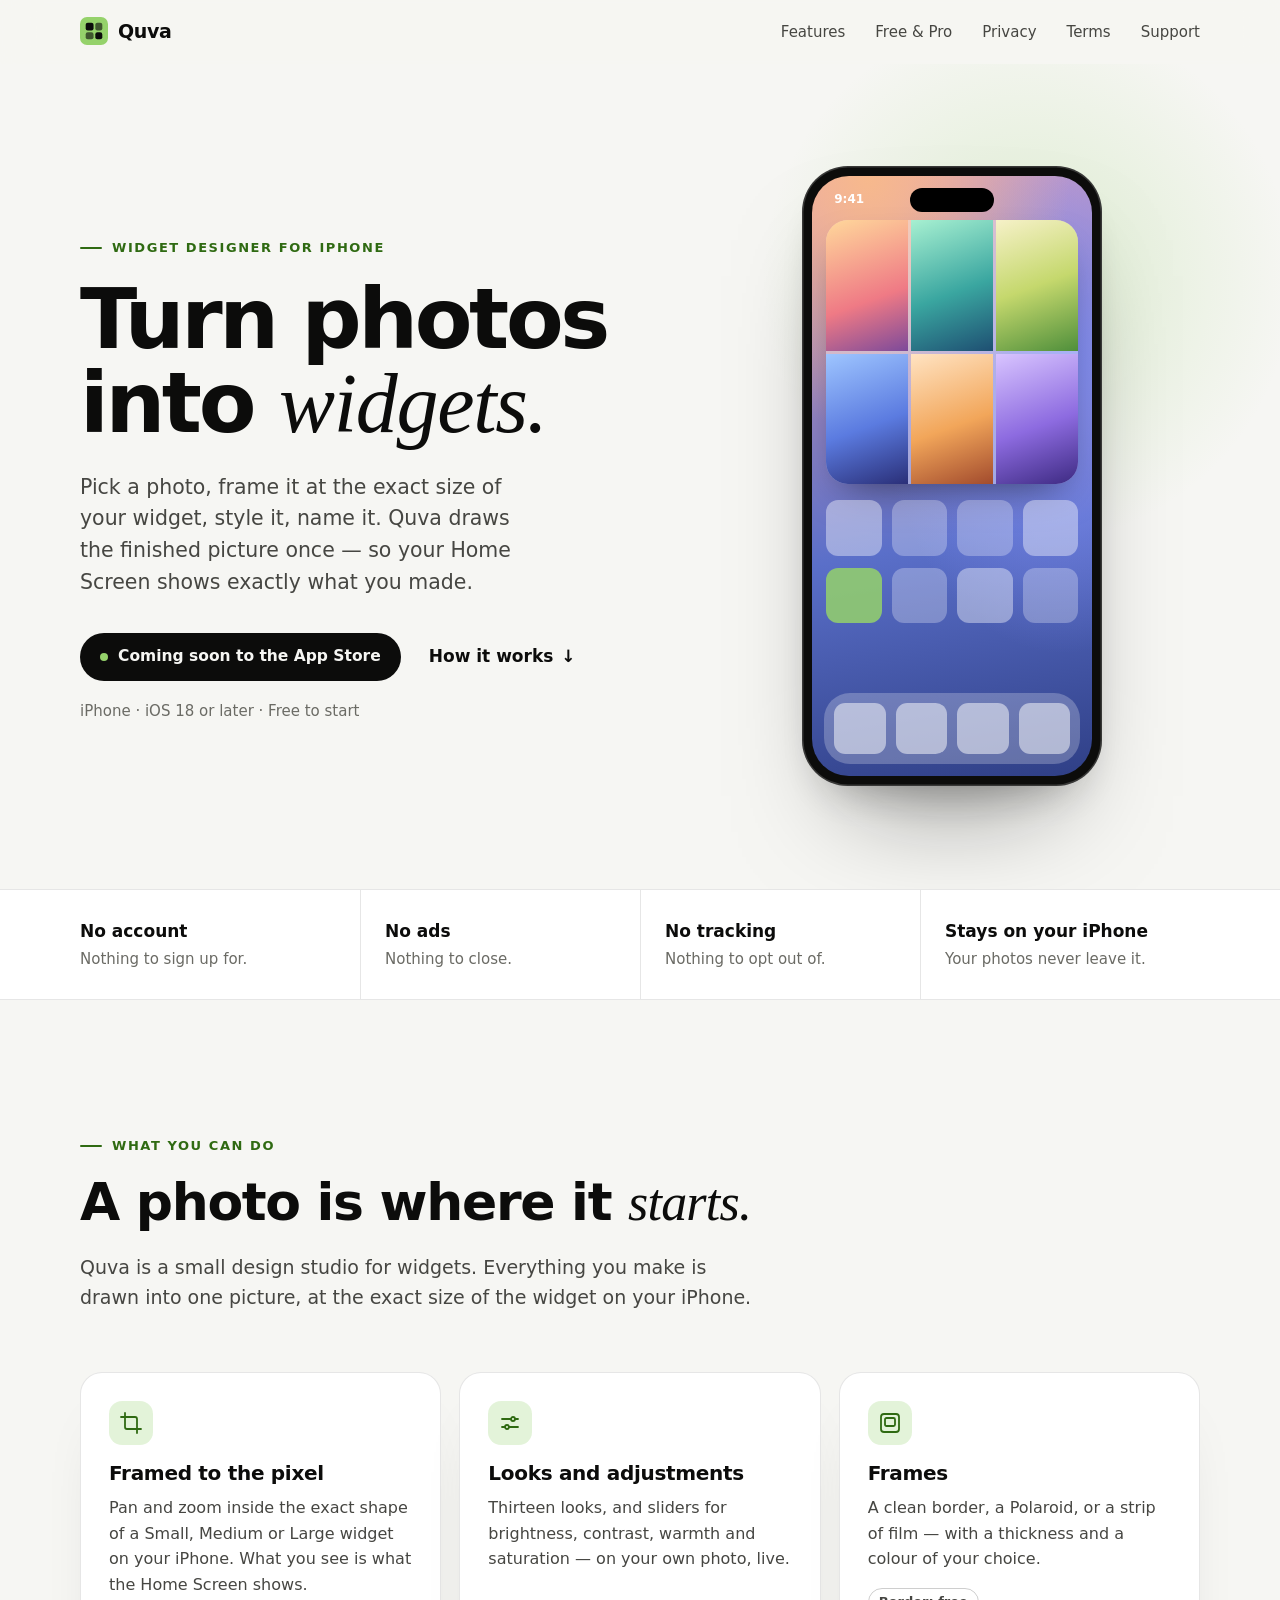
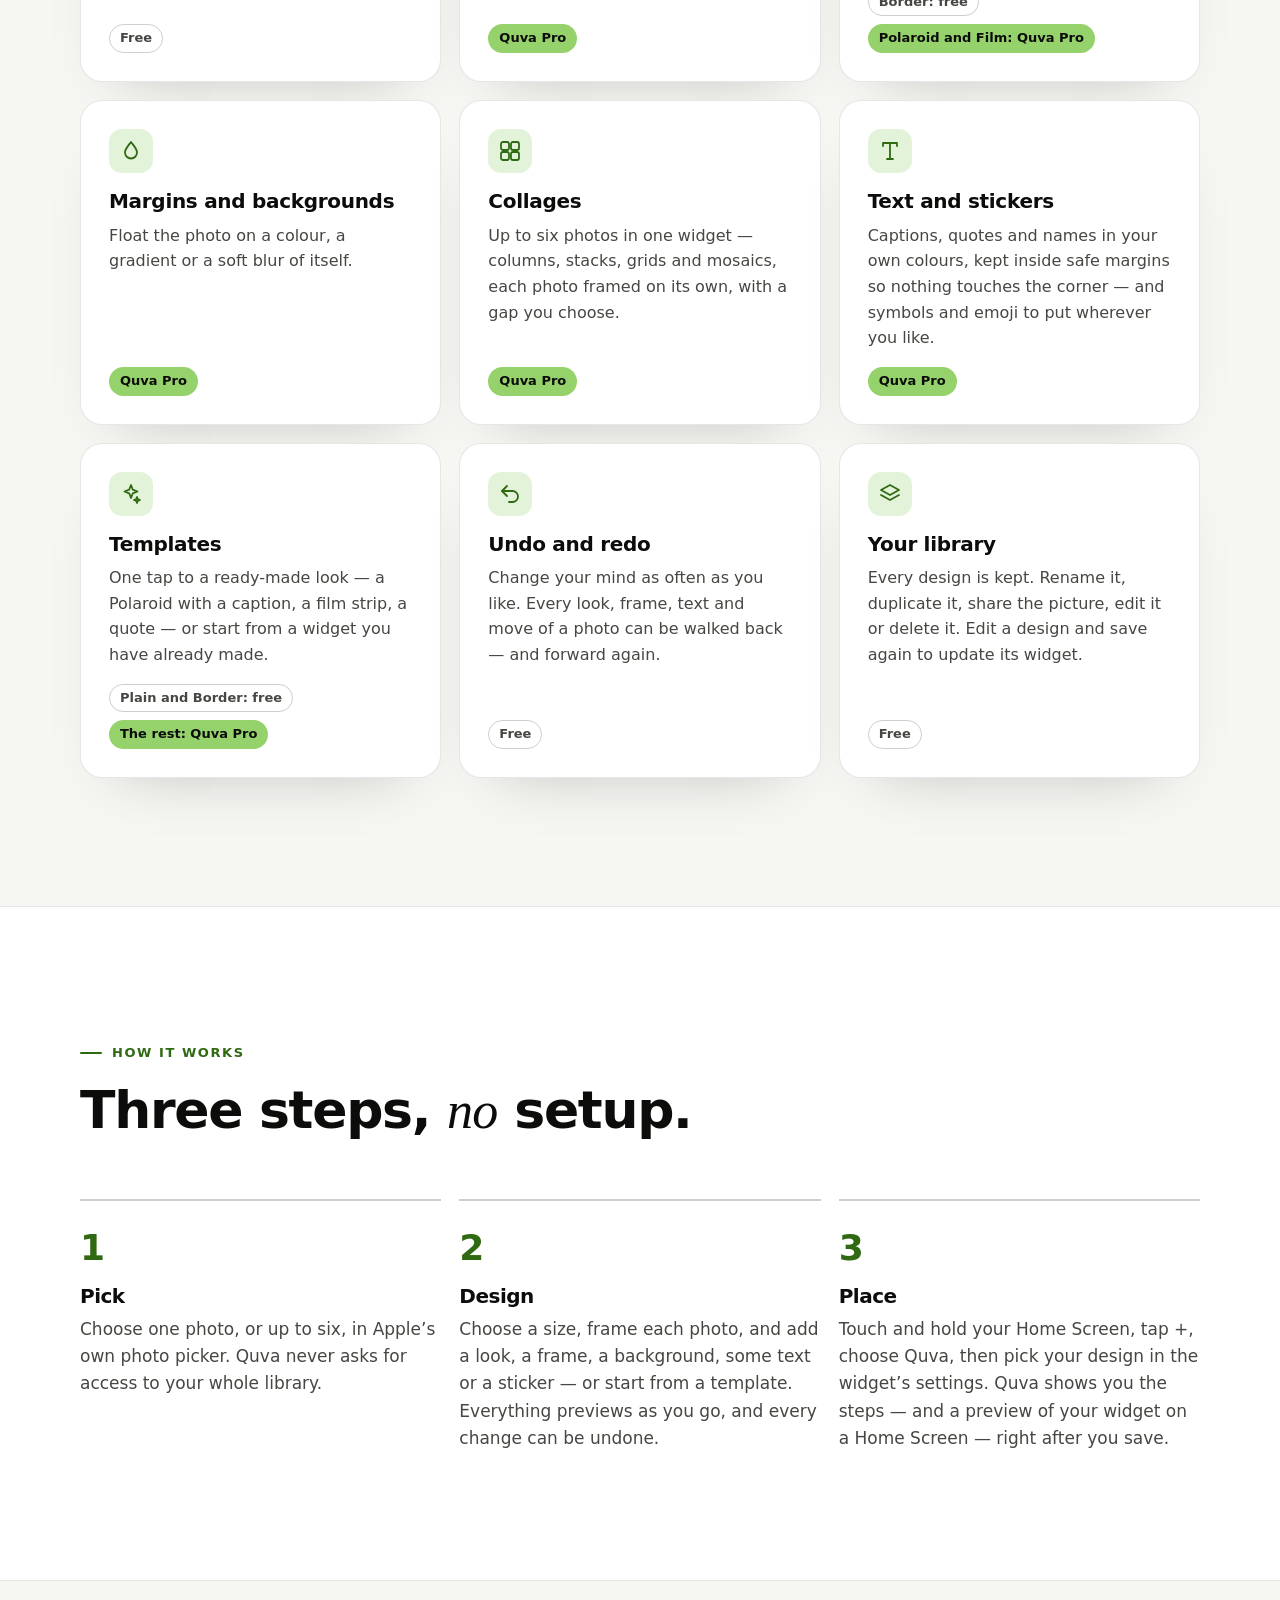
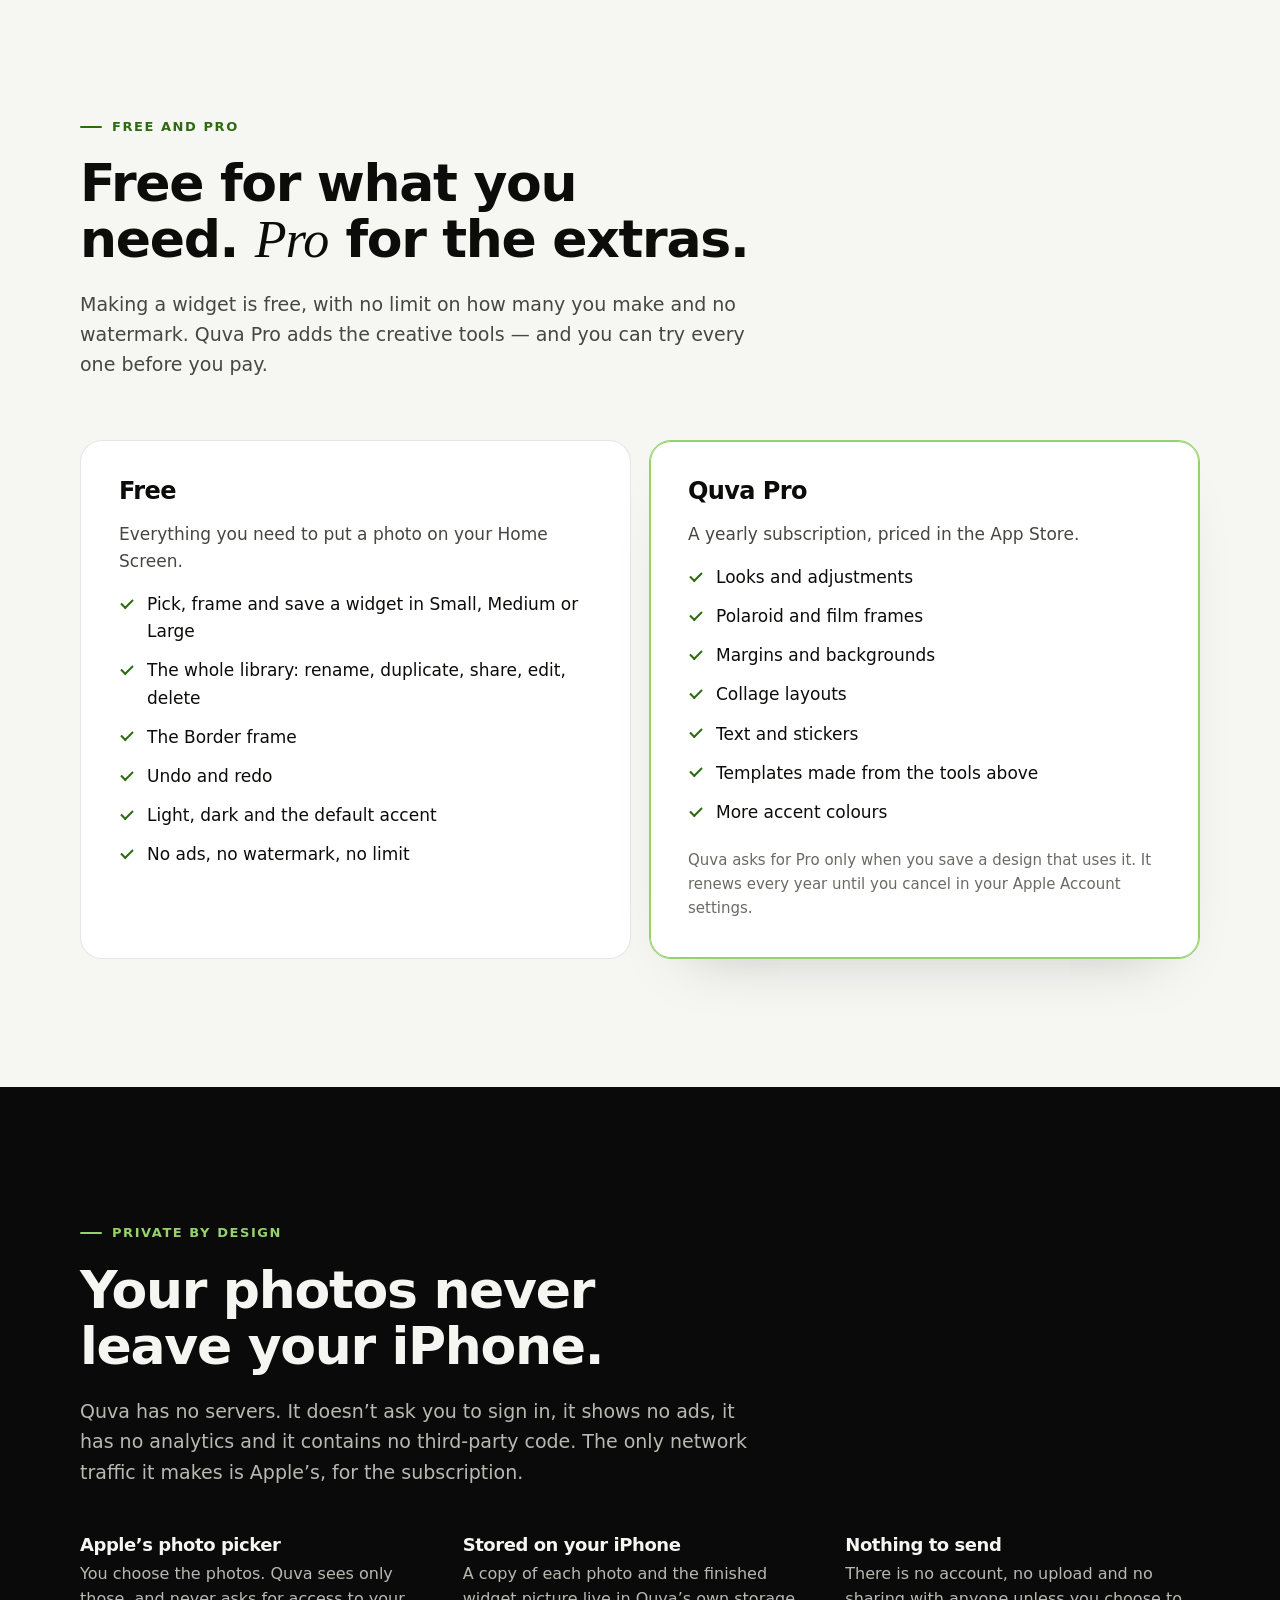
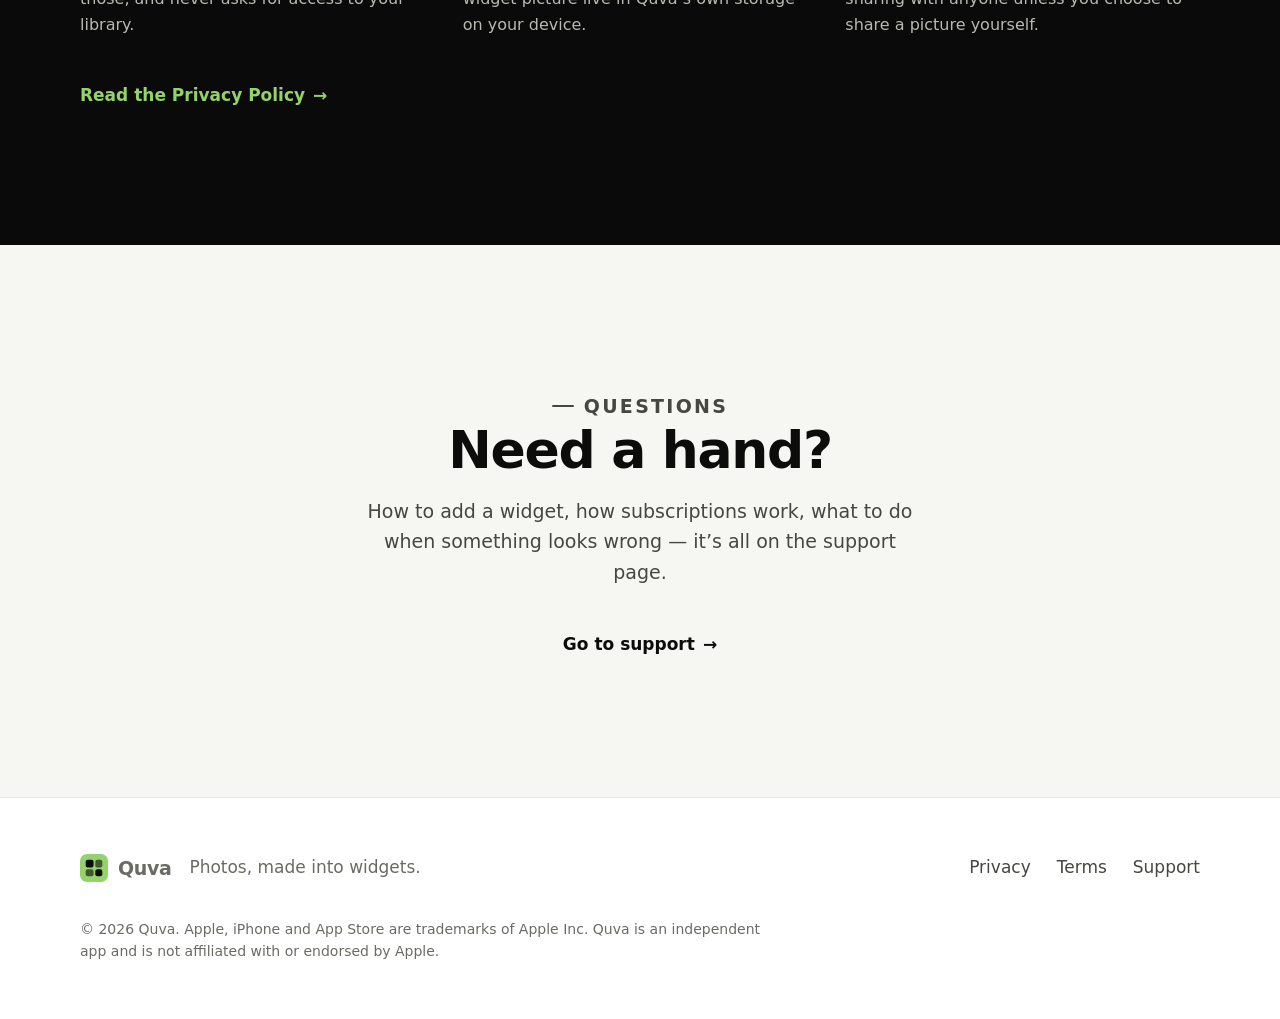
<file: index.html>
<!doctype html>
<html lang="en">
<head>
<meta charset="utf-8">
<meta name="viewport" content="width=device-width, initial-scale=1, viewport-fit=cover">
<meta name="color-scheme" content="light dark">
<meta name="format-detection" content="telephone=no">
<title>Quva — Photos, made into widgets</title>
<meta name="description" content="Quva turns your photos into Home Screen widgets for iPhone — framed at the exact size of the widget, styled, arranged into collages, dressed with text and stickers, and drawn once. No account, no ads, no tracking. Your photos never leave your iPhone.">
<meta name="theme-color" content="#f6f6f3" media="(prefers-color-scheme: light)">
<meta name="theme-color" content="#0a0a0a" media="(prefers-color-scheme: dark)">
<meta property="og:type" content="website">
<meta property="og:title" content="Quva — Photos, made into widgets">
<meta property="og:description" content="Turn photos into Home Screen widgets for iPhone. No account, no ads, no tracking. Your photos never leave your iPhone.">
<meta name="twitter:card" content="summary">
<link rel="icon" href="assets/img/favicon.svg" type="image/svg+xml">
<link rel="apple-touch-icon" href="assets/img/apple-touch-icon.png">
<link rel="stylesheet" href="assets/css/styles.css">
<script>document.documentElement.classList.add('js');</script>
<script src="assets/js/main.js" defer></script>
</head>
<body>
<a class="skip" href="#main">Skip to content</a>

<header class="site-header" data-header>
<div class="container nav">
<a class="brand" href="./" aria-label="Quva — home">
<svg class="brand__mark" viewBox="0 0 32 32" aria-hidden="true">
<rect width="32" height="32" rx="8" fill="#95d26b"/>
<rect x="6.5" y="6.5" width="9" height="9" rx="2.4" fill="#0c0c0b"/>
<rect x="17.5" y="6.5" width="8" height="9" rx="2.4" fill="#0c0c0b" opacity=".62"/>
<rect x="6.5" y="17.5" width="9" height="8" rx="2.4" fill="#0c0c0b" opacity=".62"/>
<rect x="17.5" y="17.5" width="8" height="8" rx="2.4" fill="#0c0c0b"/>
</svg>
<span>Quva</span>
</a>
<nav class="nav__links" aria-label="Primary">
<a class="hide-xs" href="#make">Features</a>
<a class="hide-xs" href="#plans">Free &amp; Pro</a>
<a href="privacy.html">Privacy</a>
<a href="terms.html">Terms</a>
<a href="support.html">Support</a>
</nav>
</div>
</header>

<main id="main">

<section class="hero">
<div class="container hero__grid">
<div class="hero__copy">
<p class="eyebrow">Widget designer for iPhone</p>
<h1>
<span class="w" style="--i:0">Turn</span>
<span class="w" style="--i:1">photos</span>
<span class="w" style="--i:2">into</span>
<span class="w serif" style="--i:3">widgets.</span>
</h1>
<p class="lede">Pick a photo, frame it at the exact size of your widget, style it, name it. Quva draws the finished picture once — so your Home Screen shows exactly what you made.</p>
<div class="hero__cta">
<span class="badge"><span class="badge__dot" aria-hidden="true"></span>Coming soon to the App Store</span>
<a class="link-arrow" href="#how">How it works <span aria-hidden="true">↓</span></a>
</div>
<p class="hero__note">iPhone · iOS 18 or later · Free to start</p>
</div>

<div class="hero__visual">
<div class="phone" role="img" aria-label="Illustration of an iPhone Home Screen with a large Quva widget made of six photos arranged in a grid.">
<div class="phone__screen">
<span class="phone__island"></span>
<div class="phone__status"><span>9:41</span><span></span></div>
<div class="hs-widget"><i></i><i></i><i></i><i></i><i></i><i></i></div>
<div class="hs-icons"><i></i><i></i><i></i><i></i><i></i><i></i><i></i><i></i></div>
<div class="hs-dock"><i></i><i></i><i></i><i></i></div>
</div>
</div>
</div>
</div>
</section>

<div class="strip">
<div class="container">
<ul class="strip__list">
<li class="strip__item"><strong>No account</strong>Nothing to sign up for.</li>
<li class="strip__item"><strong>No ads</strong>Nothing to close.</li>
<li class="strip__item"><strong>No tracking</strong>Nothing to opt out of.</li>
<li class="strip__item"><strong>Stays on your iPhone</strong>Your photos never leave it.</li>
</ul>
</div>
</div>

<section class="section" id="make">
<div class="container">
<div class="section__head" data-reveal>
<p class="eyebrow">What you can do</p>
<h2>A photo is where it <span class="serif">starts.</span></h2>
<p>Quva is a small design studio for widgets. Everything you make is drawn into one picture, at the exact size of the widget on your iPhone.</p>
</div>

<div class="features" data-reveal>
<article class="feature">
<div class="feature__icon"><svg viewBox="0 0 24 24" aria-hidden="true"><path d="M6 2v14a2 2 0 0 0 2 2h14M2 6h14a2 2 0 0 1 2 2v14"/></svg></div>
<h3>Framed to the pixel</h3>
<p>Pan and zoom inside the exact shape of a Small, Medium or Large widget on your iPhone. What you see is what the Home Screen shows.</p>
<div class="feature__tags"><span class="feature__tag">Free</span></div>
</article>
<article class="feature">
<div class="feature__icon"><svg viewBox="0 0 24 24" aria-hidden="true"><path d="M4 8h9M17 8h3M4 16h3M11 16h9"/><circle cx="15" cy="8" r="2"/><circle cx="9" cy="16" r="2"/></svg></div>
<h3>Looks and adjustments</h3>
<p>Thirteen looks, and sliders for brightness, contrast, warmth and saturation — on your own photo, live.</p>
<div class="feature__tags"><span class="feature__tag feature__tag--pro">Quva Pro</span></div>
</article>
<article class="feature">
<div class="feature__icon"><svg viewBox="0 0 24 24" aria-hidden="true"><rect x="3" y="3" width="18" height="18" rx="3"/><rect x="7" y="7" width="10" height="8" rx="1.5"/></svg></div>
<h3>Frames</h3>
<p>A clean border, a Polaroid, or a strip of film — with a thickness and a colour of your choice.</p>
<div class="feature__tags"><span class="feature__tag">Border: free</span><span class="feature__tag feature__tag--pro">Polaroid and Film: Quva Pro</span></div>
</article>
<article class="feature">
<div class="feature__icon"><svg viewBox="0 0 24 24" aria-hidden="true"><path d="M12 3c3 4 6 7 6 10.5A6 6 0 0 1 6 13.5C6 10 9 7 12 3Z"/></svg></div>
<h3>Margins and backgrounds</h3>
<p>Float the photo on a colour, a gradient or a soft blur of itself.</p>
<div class="feature__tags"><span class="feature__tag feature__tag--pro">Quva Pro</span></div>
</article>
<article class="feature">
<div class="feature__icon"><svg viewBox="0 0 24 24" aria-hidden="true"><rect x="3" y="3" width="8" height="8" rx="2"/><rect x="13" y="3" width="8" height="8" rx="2"/><rect x="3" y="13" width="8" height="8" rx="2"/><rect x="13" y="13" width="8" height="8" rx="2"/></svg></div>
<h3>Collages</h3>
<p>Up to six photos in one widget — columns, stacks, grids and mosaics, each photo framed on its own, with a gap you choose.</p>
<div class="feature__tags"><span class="feature__tag feature__tag--pro">Quva Pro</span></div>
</article>
<article class="feature">
<div class="feature__icon"><svg viewBox="0 0 24 24" aria-hidden="true"><path d="M5 7V4h14v3M12 4v16M9 20h6"/></svg></div>
<h3>Text and stickers</h3>
<p>Captions, quotes and names in your own colours, kept inside safe margins so nothing touches the corner — and symbols and emoji to put wherever you like.</p>
<div class="feature__tags"><span class="feature__tag feature__tag--pro">Quva Pro</span></div>
</article>
<article class="feature">
<div class="feature__icon"><svg viewBox="0 0 24 24" aria-hidden="true"><path d="M12 3l1.8 4.7L18.5 9.5l-4.7 1.8L12 16l-1.8-4.7L5.5 9.5l4.7-1.8L12 3Z"/><path d="M18 15l.8 2.2L21 18l-2.2.8L18 21l-.8-2.2L15 18l2.2-.8L18 15Z"/></svg></div>
<h3>Templates</h3>
<p>One tap to a ready-made look — a Polaroid with a caption, a film strip, a quote — or start from a widget you have already made.</p>
<div class="feature__tags"><span class="feature__tag">Plain and Border: free</span><span class="feature__tag feature__tag--pro">The rest: Quva Pro</span></div>
</article>
<article class="feature">
<div class="feature__icon"><svg viewBox="0 0 24 24" aria-hidden="true"><path d="M9 14 4 9l5-5"/><path d="M4 9h10.5a5.5 5.5 0 0 1 0 11H11"/></svg></div>
<h3>Undo and redo</h3>
<p>Change your mind as often as you like. Every look, frame, text and move of a photo can be walked back — and forward again.</p>
<div class="feature__tags"><span class="feature__tag">Free</span></div>
</article>
<article class="feature">
<div class="feature__icon"><svg viewBox="0 0 24 24" aria-hidden="true"><path d="m12 3-9 5 9 5 9-5-9-5Z"/><path d="m3 13 9 5 9-5"/></svg></div>
<h3>Your library</h3>
<p>Every design is kept. Rename it, duplicate it, share the picture, edit it or delete it. Edit a design and save again to update its widget.</p>
<div class="feature__tags"><span class="feature__tag">Free</span></div>
</article>
</div>
</div>
</section>

<section class="section section--alt" id="how">
<div class="container">
<div class="section__head" data-reveal>
<p class="eyebrow">How it works</p>
<h2>Three steps, <span class="serif">no</span> setup.</h2>
</div>
<div class="steps" data-reveal>
<div class="step">
<h3>Pick</h3>
<p>Choose one photo, or up to six, in Apple’s own photo picker. Quva never asks for access to your whole library.</p>
</div>
<div class="step">
<h3>Design</h3>
<p>Choose a size, frame each photo, and add a look, a frame, a background, some text or a sticker — or start from a template. Everything previews as you go, and every change can be undone.</p>
</div>
<div class="step">
<h3>Place</h3>
<p>Touch and hold your Home Screen, tap +, choose Quva, then pick your design in the widget’s settings. Quva shows you the steps — and a preview of your widget on a Home Screen — right after you save.</p>
</div>
</div>
</div>
</section>

<section class="section" id="plans">
<div class="container">
<div class="section__head" data-reveal>
<p class="eyebrow">Free and Pro</p>
<h2>Free for what you need. <span class="serif">Pro</span> for the extras.</h2>
<p>Making a widget is free, with no limit on how many you make and no watermark. Quva Pro adds the creative tools — and you can try every one before you pay.</p>
</div>

<div class="tiers" data-reveal>
<div class="tier">
<h3 class="tier__name">Free</h3>
<p class="tier__lead">Everything you need to put a photo on your Home Screen.</p>
<ul class="tier__list">
<li>Pick, frame and save a widget in Small, Medium or Large</li>
<li>The whole library: rename, duplicate, share, edit, delete</li>
<li>The Border frame</li>
<li>Undo and redo</li>
<li>Light, dark and the default accent</li>
<li>No ads, no watermark, no limit</li>
</ul>
</div>
<div class="tier tier--pro">
<h3 class="tier__name">Quva Pro</h3>
<p class="tier__lead">A yearly subscription, priced in the App Store.</p>
<ul class="tier__list">
<li>Looks and adjustments</li>
<li>Polaroid and film frames</li>
<li>Margins and backgrounds</li>
<li>Collage layouts</li>
<li>Text and stickers</li>
<li>Templates made from the tools above</li>
<li>More accent colours</li>
</ul>
<p class="tier__foot">Quva asks for Pro only when you save a design that uses it. It renews every year until you cancel in your Apple Account settings.</p>
</div>
</div>
</div>
</section>

<section class="night" id="private">
<div class="container">
<div data-reveal>
<p class="eyebrow">Private by design</p>
<h2>Your photos never leave your iPhone.</h2>
<p class="night__lede">Quva has no servers. It doesn’t ask you to sign in, it shows no ads, it has no analytics and it contains no third-party code. The only network traffic it makes is Apple’s, for the subscription.</p>
</div>
<div class="night__grid" data-reveal>
<div>
<h3>Apple’s photo picker</h3>
<p>You choose the photos. Quva sees only those, and never asks for access to your library.</p>
</div>
<div>
<h3>Stored on your iPhone</h3>
<p>A copy of each photo and the finished widget picture live in Quva’s own storage on your device.</p>
</div>
<div>
<h3>Nothing to send</h3>
<p>There is no account, no upload and no sharing with anyone unless you choose to share a picture yourself.</p>
</div>
</div>
<a class="night__link" href="privacy.html">Read the Privacy Policy <span aria-hidden="true">→</span></a>
</div>
</section>

<section class="section closing" id="questions">
<div class="container" data-reveal>
<p class="eyebrow">Questions</p>
<h2>Need a hand?</h2>
<p>How to add a widget, how subscriptions work, what to do when something looks wrong — it’s all on the support page.</p>
<div class="hero__cta">
<a class="link-arrow link-arrow--right" href="support.html">Go to support <span aria-hidden="true">→</span></a>
</div>
</div>
</section>

</main>

<footer class="site-footer">
<div class="container">
<div class="footer__grid">
<div class="footer__brand">
<a class="brand" href="./" aria-label="Quva — home">
<svg class="brand__mark" viewBox="0 0 32 32" aria-hidden="true">
<rect width="32" height="32" rx="8" fill="#95d26b"/>
<rect x="6.5" y="6.5" width="9" height="9" rx="2.4" fill="#0c0c0b"/>
<rect x="17.5" y="6.5" width="8" height="9" rx="2.4" fill="#0c0c0b" opacity=".62"/>
<rect x="6.5" y="17.5" width="9" height="8" rx="2.4" fill="#0c0c0b" opacity=".62"/>
<rect x="17.5" y="17.5" width="8" height="8" rx="2.4" fill="#0c0c0b"/>
</svg>
<span>Quva</span>
</a>
<span>Photos, made into widgets.</span>
</div>
<nav class="footer__links" aria-label="Footer">
<a href="privacy.html">Privacy</a>
<a href="terms.html">Terms</a>
<a href="support.html">Support</a>
</nav>
</div>
<p class="footer__legal">© 2026 Quva. Apple, iPhone and App Store are trademarks of Apple Inc. Quva is an independent app and is not affiliated with or endorsed by Apple.</p>
</div>
</footer>
</body>
</html>
</file>
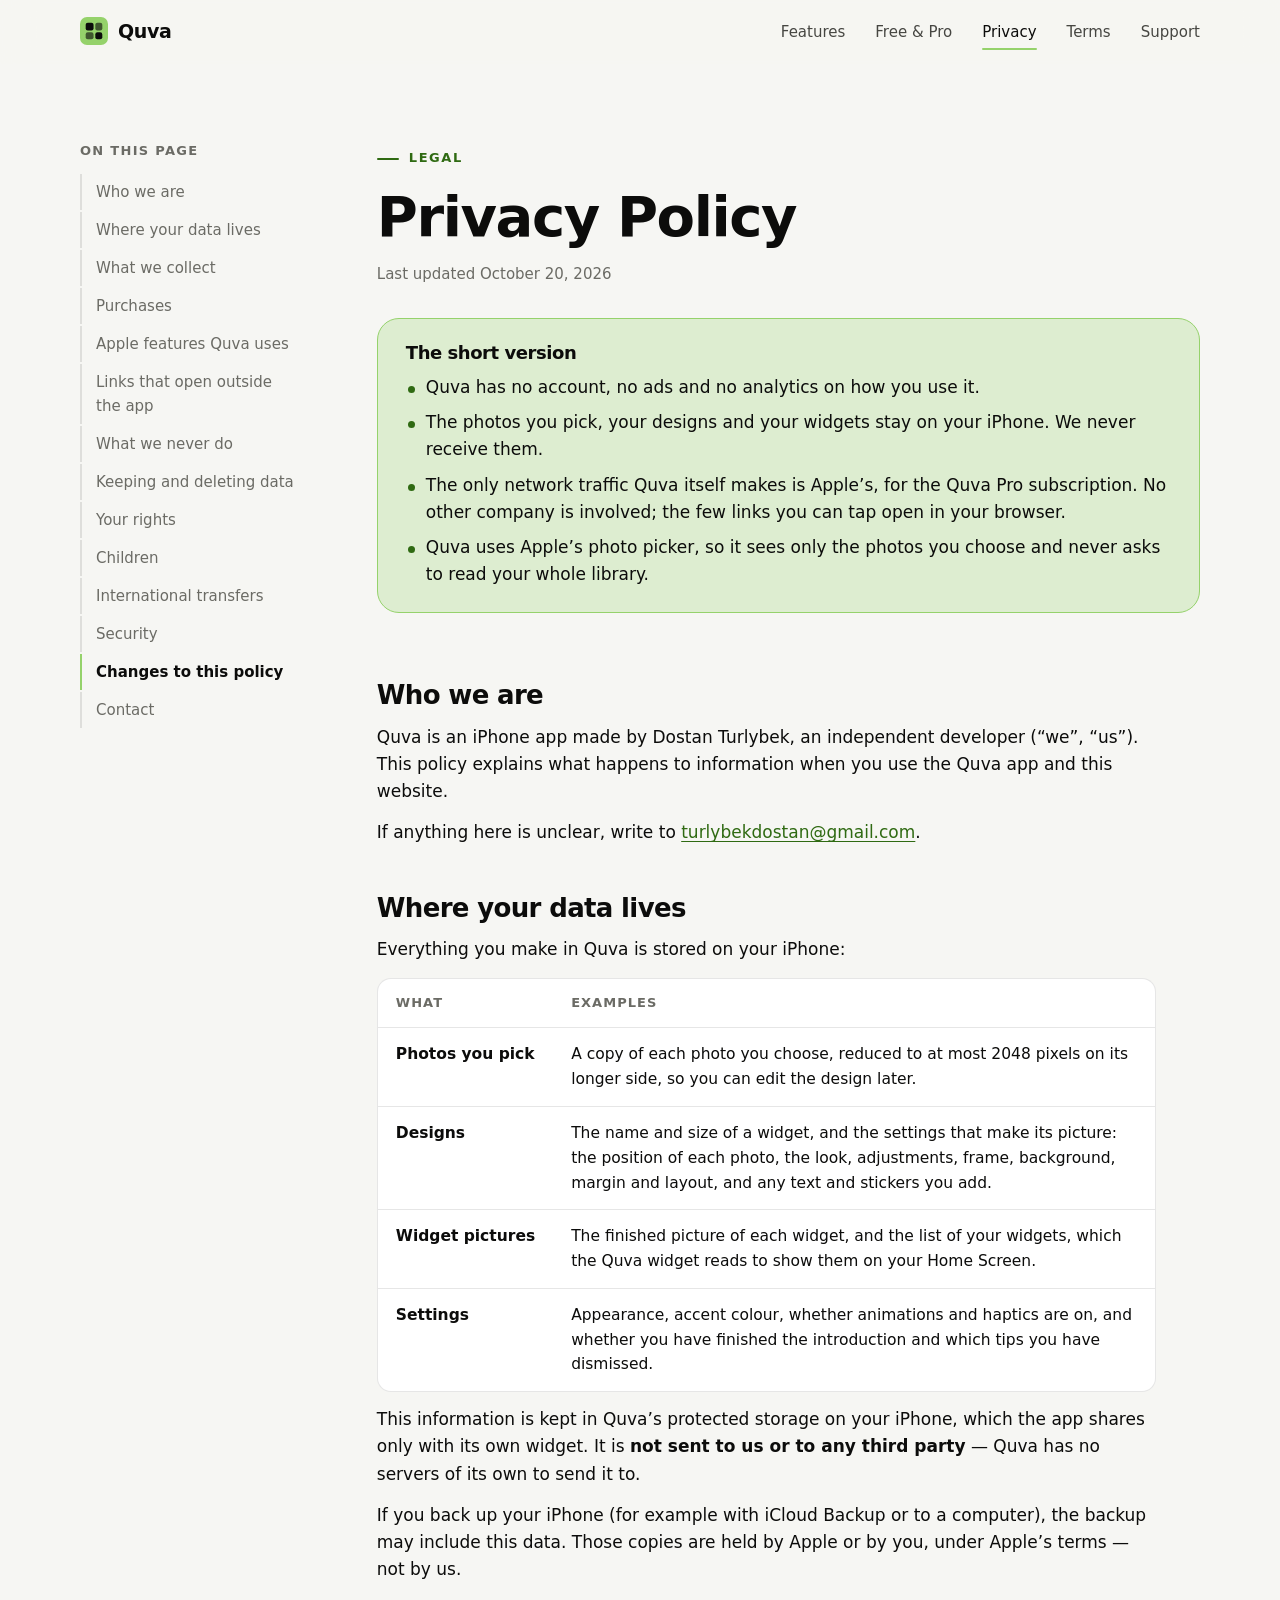
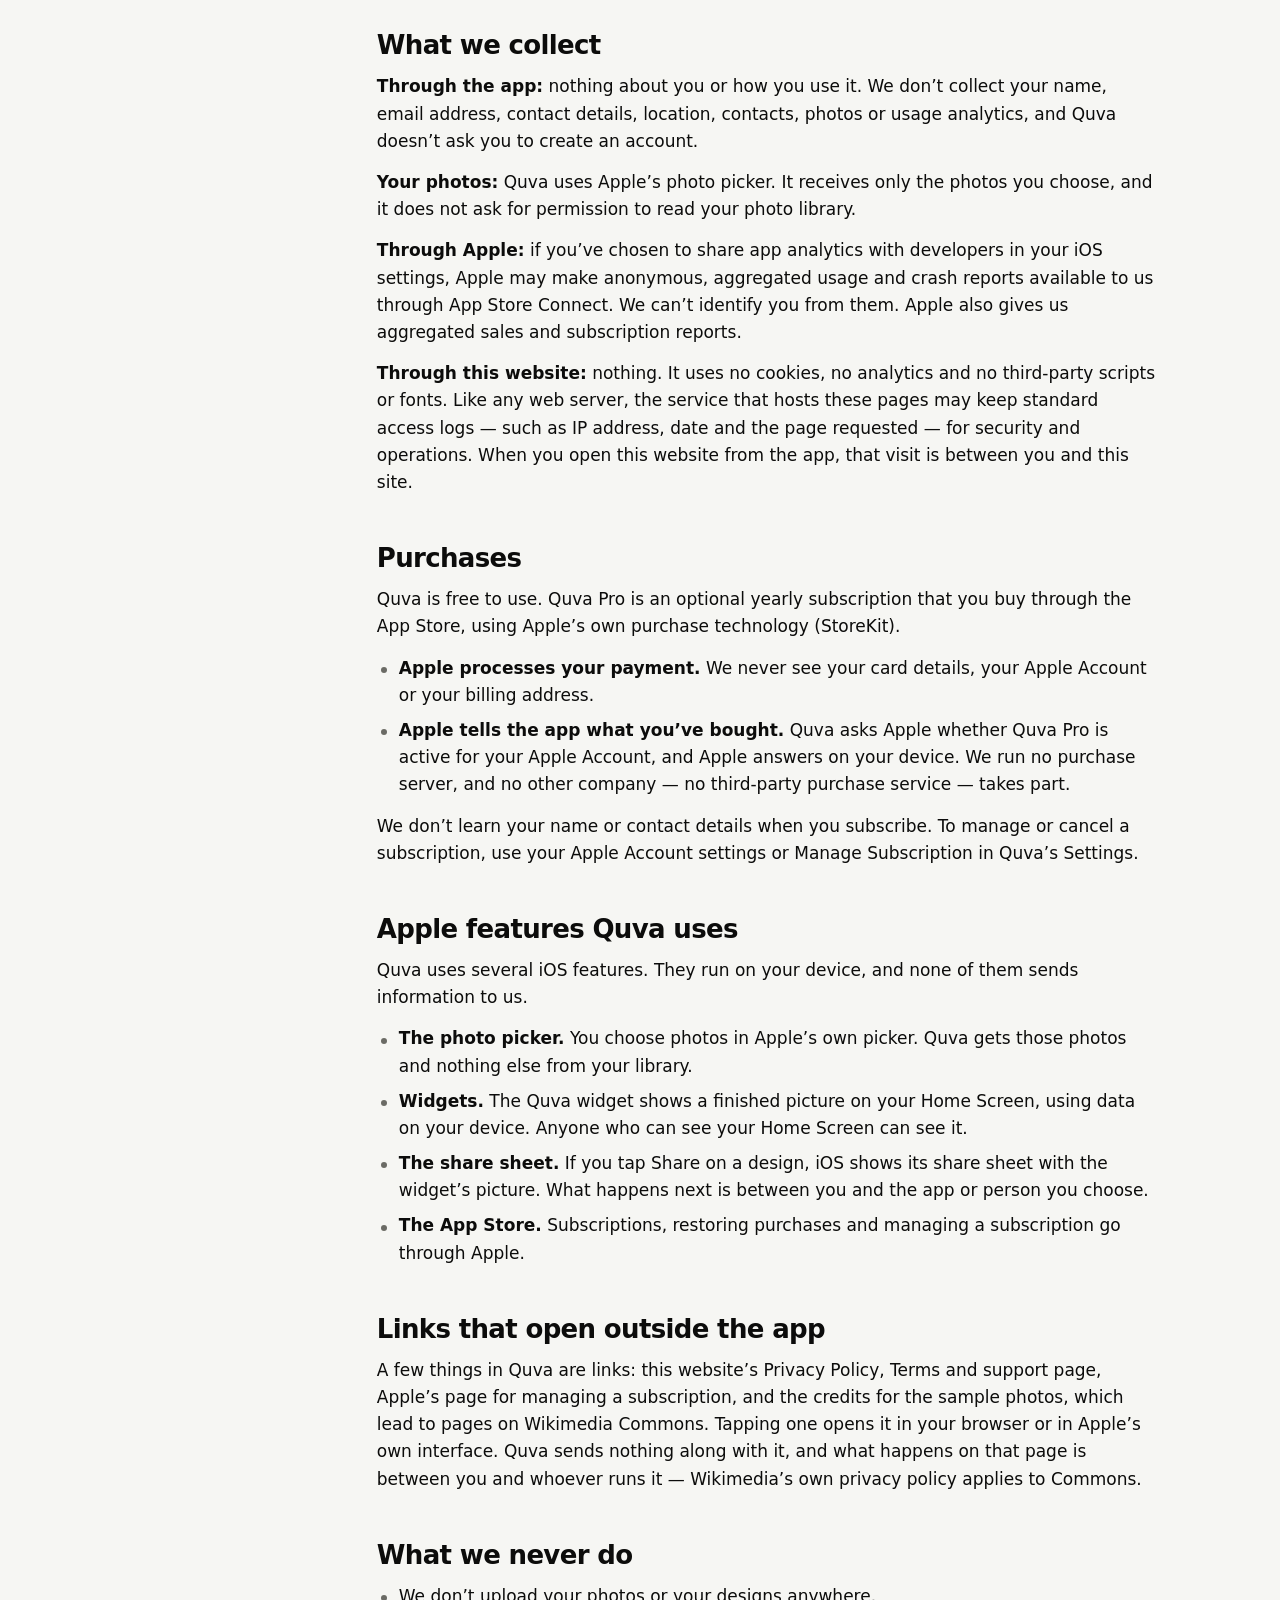
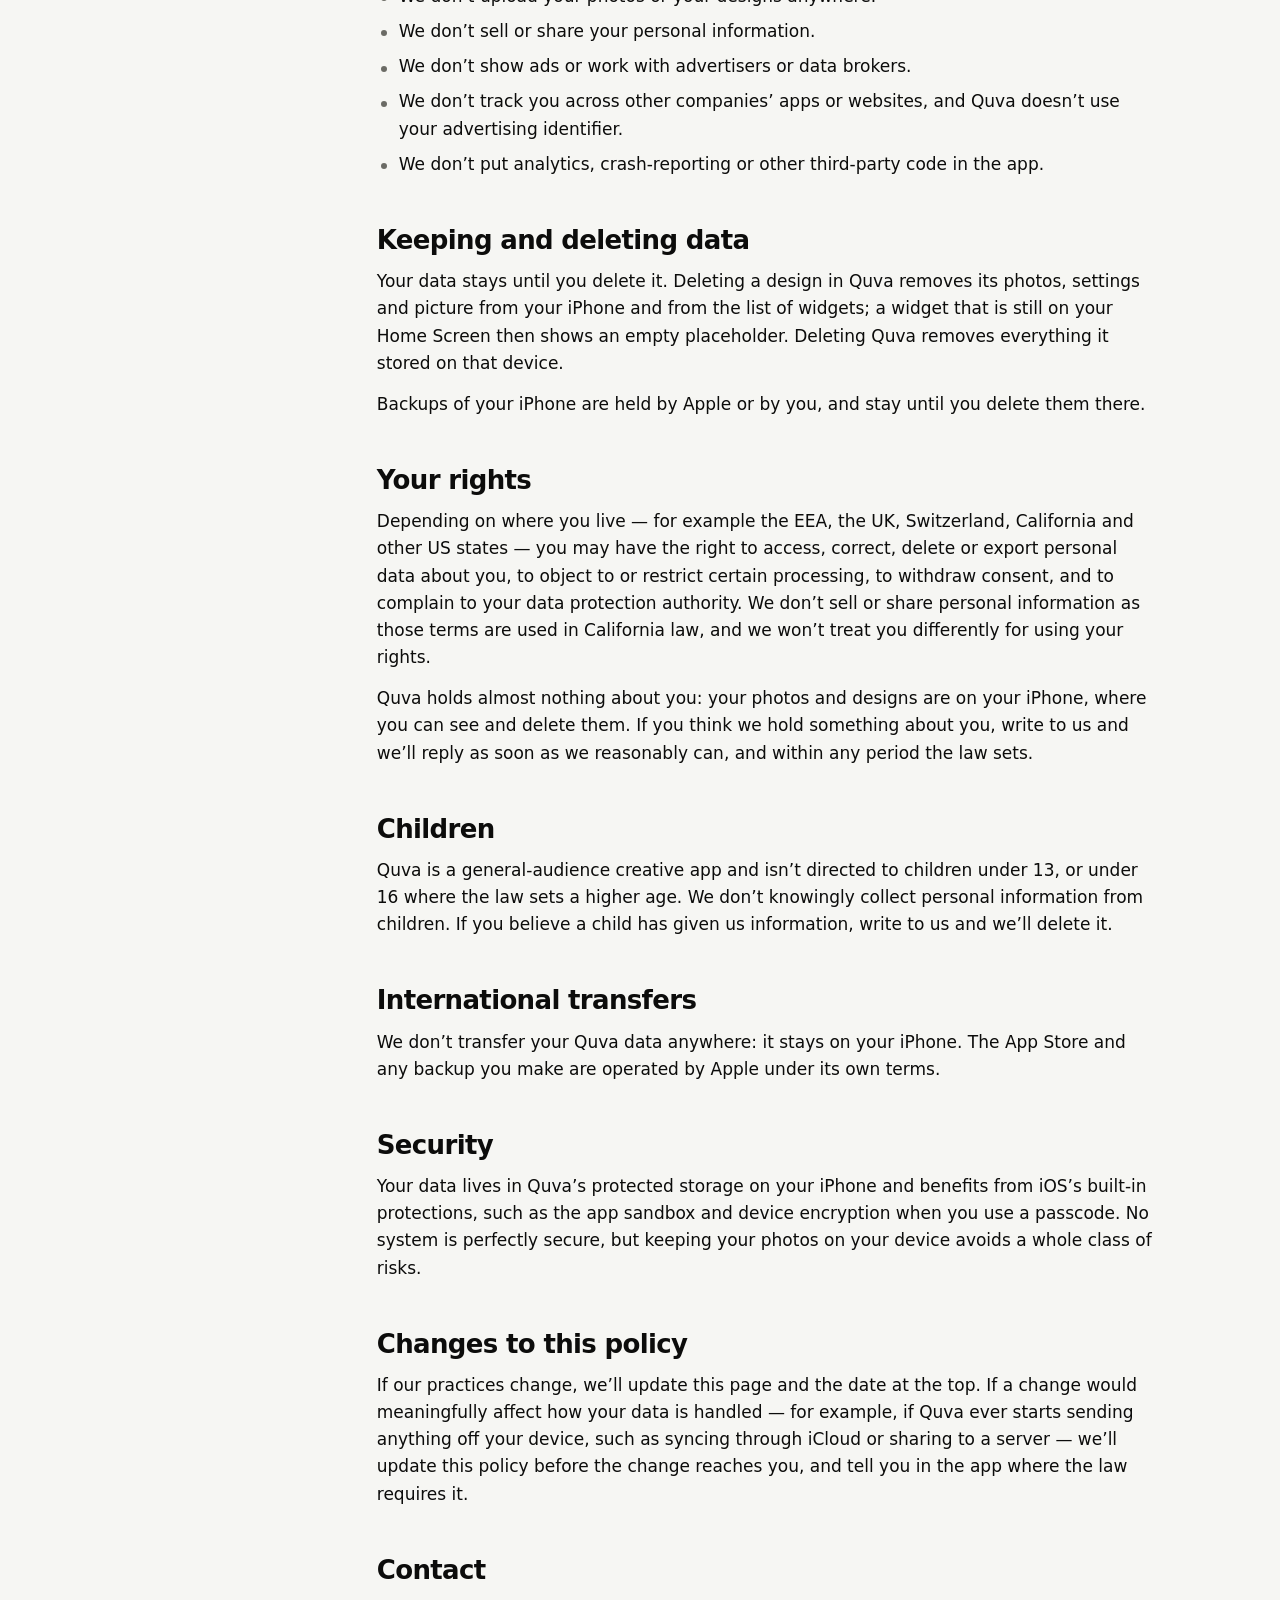
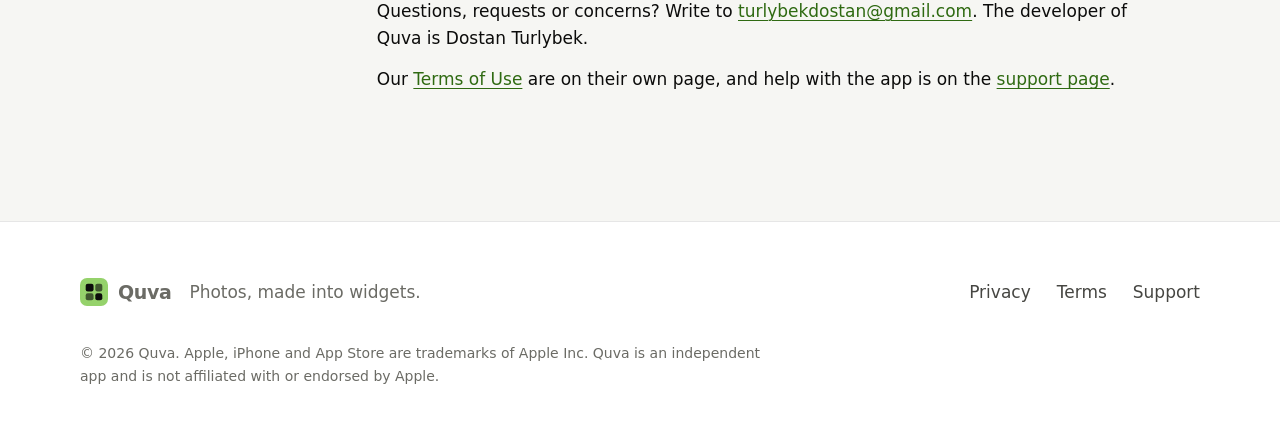
<file: privacy.html>
<!doctype html>
<html lang="en">
<head>
<meta charset="utf-8">
<meta name="viewport" content="width=device-width, initial-scale=1, viewport-fit=cover">
<meta name="color-scheme" content="light dark">
<meta name="format-detection" content="telephone=no">
<title>Privacy Policy — Quva</title>
<meta name="description" content="Quva has no account, no ads and no analytics. Your photos stay on your iPhone and are never uploaded. Here is exactly what the app and this website do with information.">
<meta name="theme-color" content="#f6f6f3" media="(prefers-color-scheme: light)">
<meta name="theme-color" content="#0a0a0a" media="(prefers-color-scheme: dark)">
<meta property="og:type" content="website">
<meta property="og:title" content="Privacy Policy — Quva">
<meta property="og:description" content="Quva has no account, no ads and no analytics. Your photos stay on your iPhone and are never uploaded.">
<meta name="twitter:card" content="summary">
<link rel="icon" href="assets/img/favicon.svg" type="image/svg+xml">
<link rel="apple-touch-icon" href="assets/img/apple-touch-icon.png">
<link rel="stylesheet" href="assets/css/styles.css">
<script>document.documentElement.classList.add('js');</script>
<script src="assets/js/main.js" defer></script>
</head>
<body>
<a class="skip" href="#main">Skip to content</a>

<header class="site-header" data-header>
<div class="container nav">
<a class="brand" href="./" aria-label="Quva — home">
<svg class="brand__mark" viewBox="0 0 32 32" aria-hidden="true">
<rect width="32" height="32" rx="8" fill="#95d26b"/>
<rect x="6.5" y="6.5" width="9" height="9" rx="2.4" fill="#0c0c0b"/>
<rect x="17.5" y="6.5" width="8" height="9" rx="2.4" fill="#0c0c0b" opacity=".62"/>
<rect x="6.5" y="17.5" width="9" height="8" rx="2.4" fill="#0c0c0b" opacity=".62"/>
<rect x="17.5" y="17.5" width="8" height="8" rx="2.4" fill="#0c0c0b"/>
</svg>
<span>Quva</span>
</a>
<nav class="nav__links" aria-label="Primary">
<a class="hide-xs" href="index.html#make">Features</a>
<a class="hide-xs" href="index.html#plans">Free &amp; Pro</a>
<a href="privacy.html" aria-current="page">Privacy</a>
<a href="terms.html">Terms</a>
<a href="support.html">Support</a>
</nav>
</div>
</header>

<main id="main" class="legal">
<div class="container legal__grid">

<nav class="legal__toc" aria-label="On this page" data-toc>
<p>On this page</p>
<ol>
<li><a href="#who">Who we are</a></li>
<li><a href="#device">Where your data lives</a></li>
<li><a href="#collect">What we collect</a></li>
<li><a href="#purchases">Purchases</a></li>
<li><a href="#apple">Apple features Quva uses</a></li>
<li><a href="#links">Links that open outside the app</a></li>
<li><a href="#never">What we never do</a></li>
<li><a href="#retention">Keeping and deleting data</a></li>
<li><a href="#rights">Your rights</a></li>
<li><a href="#children">Children</a></li>
<li><a href="#transfers">International transfers</a></li>
<li><a href="#security">Security</a></li>
<li><a href="#changes">Changes to this policy</a></li>
<li><a href="#contact">Contact</a></li>
</ol>
</nav>

<article>
<header class="legal__head">
<p class="eyebrow">Legal</p>
<h1>Privacy Policy</h1>
<p class="legal__meta">Last updated October 20, 2026</p>

<div class="callout">
<h2>The short version</h2>
<ul>
<li>Quva has no account, no ads and no analytics on how you use it.</li>
<li>The photos you pick, your designs and your widgets stay on your iPhone. We never receive them.</li>
<li>The only network traffic Quva itself makes is Apple’s, for the Quva Pro subscription. No other company is involved; the few links you can tap open in your browser.</li>
<li>Quva uses Apple’s photo picker, so it sees only the photos you choose and never asks to read your whole library.</li>
</ul>
</div>
</header>

<div class="prose">

<section id="who">
<h2>Who we are</h2>
<p>Quva is an iPhone app made by Dostan Turlybek, an independent developer (“we”, “us”). This policy explains what happens to information when you use the Quva app and this website.</p>
<p>If anything here is unclear, write to <a href="mailto:turlybekdostan@gmail.com">turlybekdostan@gmail.com</a>.</p>
</section>

<section id="device">
<h2>Where your data lives</h2>
<p>Everything you make in Quva is stored on your iPhone:</p>
<div class="table-wrap">
<table>
<thead>
<tr><th scope="col">What</th><th scope="col">Examples</th></tr>
</thead>
<tbody>
<tr><td>Photos you pick</td><td>A copy of each photo you choose, reduced to at most 2048 pixels on its longer side, so you can edit the design later.</td></tr>
<tr><td>Designs</td><td>The name and size of a widget, and the settings that make its picture: the position of each photo, the look, adjustments, frame, background, margin and layout, and any text and stickers you add.</td></tr>
<tr><td>Widget pictures</td><td>The finished picture of each widget, and the list of your widgets, which the Quva widget reads to show them on your Home Screen.</td></tr>
<tr><td>Settings</td><td>Appearance, accent colour, whether animations and haptics are on, and whether you have finished the introduction and which tips you have dismissed.</td></tr>
</tbody>
</table>
</div>
<p>This information is kept in Quva’s protected storage on your iPhone, which the app shares only with its own widget. It is <strong>not sent to us or to any third party</strong> — Quva has no servers of its own to send it to.</p>
<p>If you back up your iPhone (for example with iCloud Backup or to a computer), the backup may include this data. Those copies are held by Apple or by you, under Apple’s terms — not by us.</p>
</section>

<section id="collect">
<h2>What we collect</h2>
<p><strong>Through the app:</strong> nothing about you or how you use it. We don’t collect your name, email address, contact details, location, contacts, photos or usage analytics, and Quva doesn’t ask you to create an account.</p>
<p><strong>Your photos:</strong> Quva uses Apple’s photo picker. It receives only the photos you choose, and it does not ask for permission to read your photo library.</p>
<p><strong>Through Apple:</strong> if you’ve chosen to share app analytics with developers in your iOS settings, Apple may make anonymous, aggregated usage and crash reports available to us through App Store Connect. We can’t identify you from them. Apple also gives us aggregated sales and subscription reports.</p>
<p><strong>Through this website:</strong> nothing. It uses no cookies, no analytics and no third-party scripts or fonts. Like any web server, the service that hosts these pages may keep standard access logs — such as IP address, date and the page requested — for security and operations. When you open this website from the app, that visit is between you and this site.</p>
</section>

<section id="purchases">
<h2>Purchases</h2>
<p>Quva is free to use. Quva Pro is an optional yearly subscription that you buy through the App Store, using Apple’s own purchase technology (StoreKit).</p>
<ul>
<li><strong>Apple processes your payment.</strong> We never see your card details, your Apple Account or your billing address.</li>
<li><strong>Apple tells the app what you’ve bought.</strong> Quva asks Apple whether Quva Pro is active for your Apple Account, and Apple answers on your device. We run no purchase server, and no other company — no third-party purchase service — takes part.</li>
</ul>
<p>We don’t learn your name or contact details when you subscribe. To manage or cancel a subscription, use your Apple Account settings or Manage Subscription in Quva’s Settings.</p>
</section>

<section id="apple">
<h2>Apple features Quva uses</h2>
<p>Quva uses several iOS features. They run on your device, and none of them sends information to us.</p>
<ul>
<li><strong>The photo picker.</strong> You choose photos in Apple’s own picker. Quva gets those photos and nothing else from your library.</li>
<li><strong>Widgets.</strong> The Quva widget shows a finished picture on your Home Screen, using data on your device. Anyone who can see your Home Screen can see it.</li>
<li><strong>The share sheet.</strong> If you tap Share on a design, iOS shows its share sheet with the widget’s picture. What happens next is between you and the app or person you choose.</li>
<li><strong>The App Store.</strong> Subscriptions, restoring purchases and managing a subscription go through Apple.</li>
</ul>
</section>

<section id="links">
<h2>Links that open outside the app</h2>
<p>A few things in Quva are links: this website’s Privacy Policy, Terms and support page, Apple’s page for managing a subscription, and the credits for the sample photos, which lead to pages on Wikimedia Commons. Tapping one opens it in your browser or in Apple’s own interface. Quva sends nothing along with it, and what happens on that page is between you and whoever runs it — Wikimedia’s own privacy policy applies to Commons.</p>
</section>

<section id="never">
<h2>What we never do</h2>
<ul>
<li>We don’t upload your photos or your designs anywhere.</li>
<li>We don’t sell or share your personal information.</li>
<li>We don’t show ads or work with advertisers or data brokers.</li>
<li>We don’t track you across other companies’ apps or websites, and Quva doesn’t use your advertising identifier.</li>
<li>We don’t put analytics, crash-reporting or other third-party code in the app.</li>
</ul>
</section>

<section id="retention">
<h2>Keeping and deleting data</h2>
<p>Your data stays until you delete it. Deleting a design in Quva removes its photos, settings and picture from your iPhone and from the list of widgets; a widget that is still on your Home Screen then shows an empty placeholder. Deleting Quva removes everything it stored on that device.</p>
<p>Backups of your iPhone are held by Apple or by you, and stay until you delete them there.</p>
</section>

<section id="rights">
<h2>Your rights</h2>
<p>Depending on where you live — for example the EEA, the UK, Switzerland, California and other US states — you may have the right to access, correct, delete or export personal data about you, to object to or restrict certain processing, to withdraw consent, and to complain to your data protection authority. We don’t sell or share personal information as those terms are used in California law, and we won’t treat you differently for using your rights.</p>
<p>Quva holds almost nothing about you: your photos and designs are on your iPhone, where you can see and delete them. If you think we hold something about you, write to us and we’ll reply as soon as we reasonably can, and within any period the law sets.</p>
</section>

<section id="children">
<h2>Children</h2>
<p>Quva is a general-audience creative app and isn’t directed to children under 13, or under 16 where the law sets a higher age. We don’t knowingly collect personal information from children. If you believe a child has given us information, write to us and we’ll delete it.</p>
</section>

<section id="transfers">
<h2>International transfers</h2>
<p>We don’t transfer your Quva data anywhere: it stays on your iPhone. The App Store and any backup you make are operated by Apple under its own terms.</p>
</section>

<section id="security">
<h2>Security</h2>
<p>Your data lives in Quva’s protected storage on your iPhone and benefits from iOS’s built-in protections, such as the app sandbox and device encryption when you use a passcode. No system is perfectly secure, but keeping your photos on your device avoids a whole class of risks.</p>
</section>

<section id="changes">
<h2>Changes to this policy</h2>
<p>If our practices change, we’ll update this page and the date at the top. If a change would meaningfully affect how your data is handled — for example, if Quva ever starts sending anything off your device, such as syncing through iCloud or sharing to a server — we’ll update this policy before the change reaches you, and tell you in the app where the law requires it.</p>
</section>

<section id="contact">
<h2>Contact</h2>
<p>Questions, requests or concerns? Write to <a href="mailto:turlybekdostan@gmail.com">turlybekdostan@gmail.com</a>. The developer of Quva is Dostan Turlybek.</p>
<p>Our <a href="terms.html">Terms of Use</a> are on their own page, and help with the app is on the <a href="support.html">support page</a>.</p>
</section>

</div>
</article>
</div>
</main>

<footer class="site-footer">
<div class="container">
<div class="footer__grid">
<div class="footer__brand">
<a class="brand" href="./" aria-label="Quva — home">
<svg class="brand__mark" viewBox="0 0 32 32" aria-hidden="true">
<rect width="32" height="32" rx="8" fill="#95d26b"/>
<rect x="6.5" y="6.5" width="9" height="9" rx="2.4" fill="#0c0c0b"/>
<rect x="17.5" y="6.5" width="8" height="9" rx="2.4" fill="#0c0c0b" opacity=".62"/>
<rect x="6.5" y="17.5" width="9" height="8" rx="2.4" fill="#0c0c0b" opacity=".62"/>
<rect x="17.5" y="17.5" width="8" height="8" rx="2.4" fill="#0c0c0b"/>
</svg>
<span>Quva</span>
</a>
<span>Photos, made into widgets.</span>
</div>
<nav class="footer__links" aria-label="Footer">
<a href="privacy.html">Privacy</a>
<a href="terms.html">Terms</a>
<a href="support.html">Support</a>
</nav>
</div>
<p class="footer__legal">© 2026 Quva. Apple, iPhone and App Store are trademarks of Apple Inc. Quva is an independent app and is not affiliated with or endorsed by Apple.</p>
</div>
</footer>
</body>
</html>
</file>
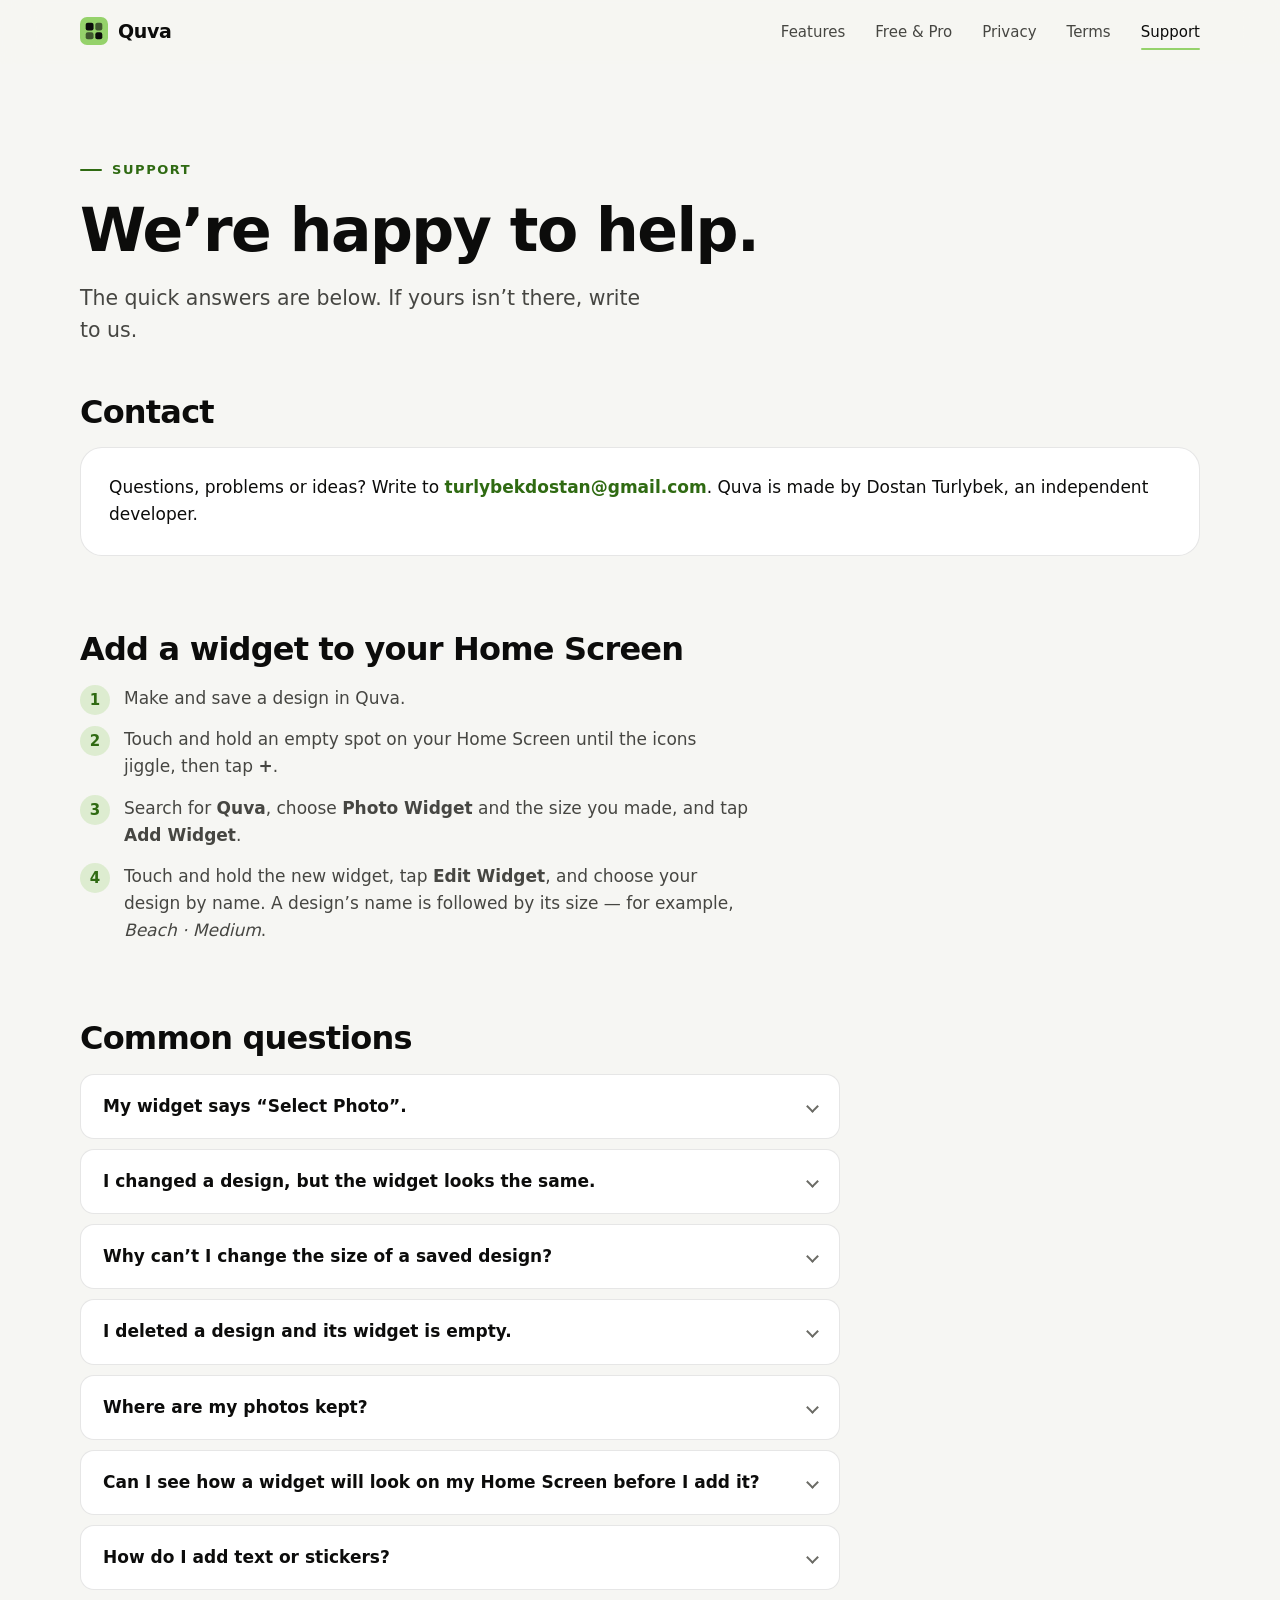
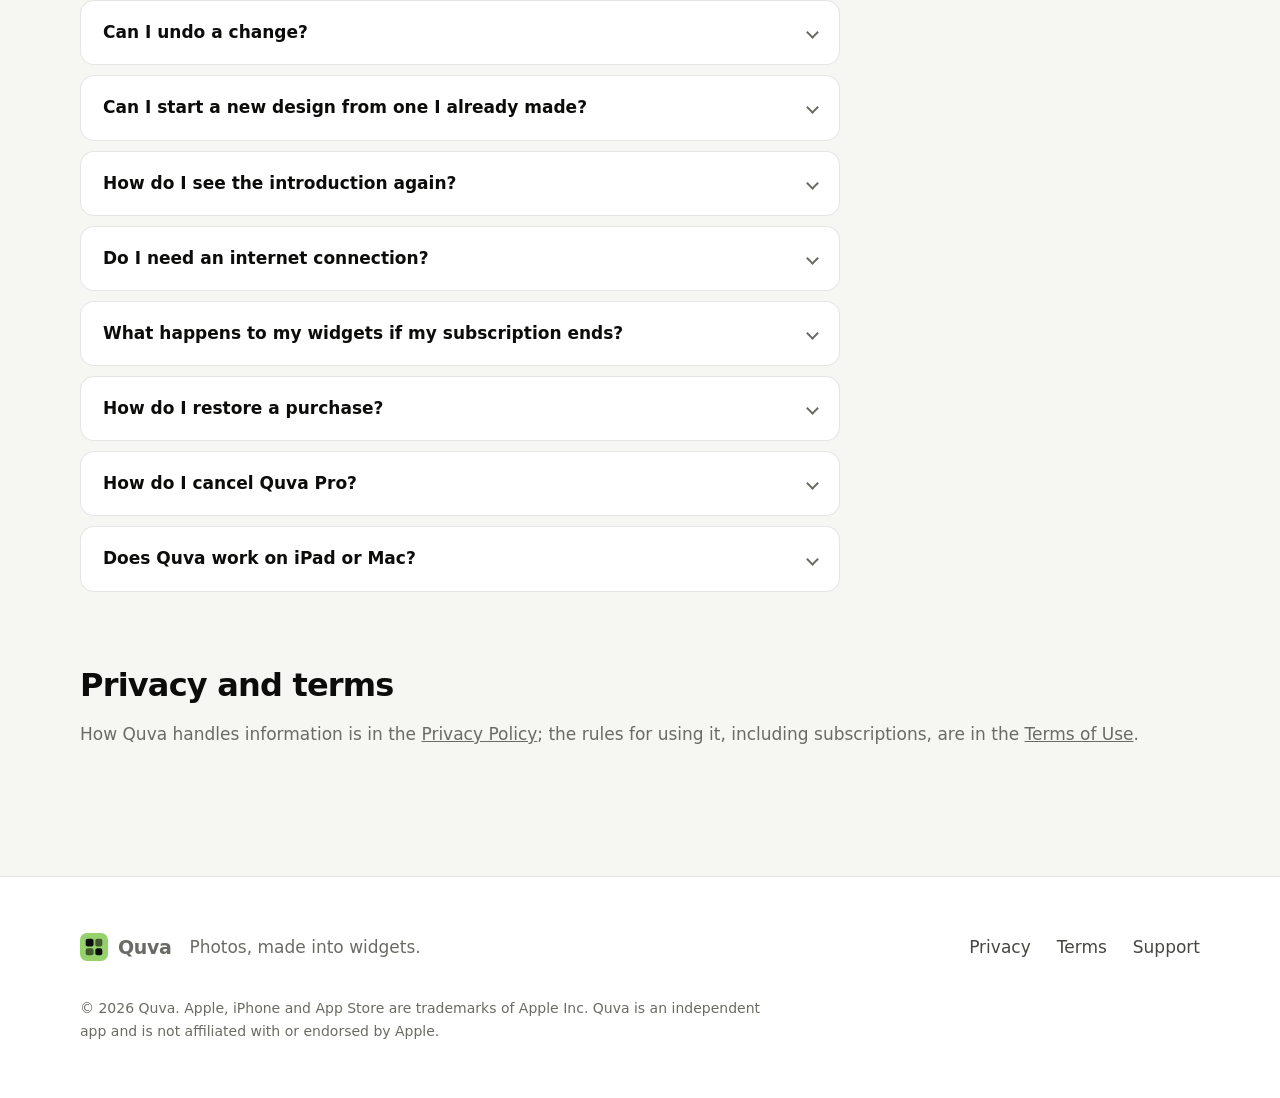
<file: support.html>
<!doctype html>
<html lang="en">
<head>
<meta charset="utf-8">
<meta name="viewport" content="width=device-width, initial-scale=1, viewport-fit=cover">
<meta name="color-scheme" content="light dark">
<meta name="format-detection" content="telephone=no">
<title>Support — Quva</title>
<meta name="description" content="Help for Quva: how to add a widget to your Home Screen, how designs and subscriptions work, and how to get in touch.">
<meta name="theme-color" content="#f6f6f3" media="(prefers-color-scheme: light)">
<meta name="theme-color" content="#0a0a0a" media="(prefers-color-scheme: dark)">
<meta property="og:type" content="website">
<meta property="og:title" content="Support — Quva">
<meta property="og:description" content="Help for Quva: how to add a widget to your Home Screen, how designs and subscriptions work, and how to get in touch.">
<meta name="twitter:card" content="summary">
<link rel="icon" href="assets/img/favicon.svg" type="image/svg+xml">
<link rel="apple-touch-icon" href="assets/img/apple-touch-icon.png">
<link rel="stylesheet" href="assets/css/styles.css">
<script>document.documentElement.classList.add('js');</script>
<script src="assets/js/main.js" defer></script>
</head>
<body>
<a class="skip" href="#main">Skip to content</a>

<header class="site-header" data-header>
<div class="container nav">
<a class="brand" href="./" aria-label="Quva — home">
<svg class="brand__mark" viewBox="0 0 32 32" aria-hidden="true">
<rect width="32" height="32" rx="8" fill="#95d26b"/>
<rect x="6.5" y="6.5" width="9" height="9" rx="2.4" fill="#0c0c0b"/>
<rect x="17.5" y="6.5" width="8" height="9" rx="2.4" fill="#0c0c0b" opacity=".62"/>
<rect x="6.5" y="17.5" width="9" height="8" rx="2.4" fill="#0c0c0b" opacity=".62"/>
<rect x="17.5" y="17.5" width="8" height="8" rx="2.4" fill="#0c0c0b"/>
</svg>
<span>Quva</span>
</a>
<nav class="nav__links" aria-label="Primary">
<a class="hide-xs" href="index.html#make">Features</a>
<a class="hide-xs" href="index.html#plans">Free &amp; Pro</a>
<a href="privacy.html">Privacy</a>
<a href="terms.html">Terms</a>
<a href="support.html" aria-current="page">Support</a>
</nav>
</div>
</header>

<main id="main">
<div class="container">
<header class="page-head">
<p class="eyebrow">Support</p>
<h1>We’re happy to help.</h1>
<p class="lede">The quick answers are below. If yours isn’t there, write to us.</p>
</header>

<div class="support">

<section id="contact">
<h2>Contact</h2>
<div class="contact-card">
<p>Questions, problems or ideas? Write to <a href="mailto:turlybekdostan@gmail.com">turlybekdostan@gmail.com</a>. Quva is made by Dostan Turlybek, an independent developer.</p>
</div>
</section>

<section id="add">
<h2>Add a widget to your Home Screen</h2>
<ol class="support__steps">
<li>Make and save a design in Quva.</li>
<li>Touch and hold an empty spot on your Home Screen until the icons jiggle, then tap <strong>+</strong>.</li>
<li>Search for <strong>Quva</strong>, choose <strong>Photo Widget</strong> and the size you made, and tap <strong>Add Widget</strong>.</li>
<li>Touch and hold the new widget, tap <strong>Edit Widget</strong>, and choose your design by name. A design’s name is followed by its size — for example, <em>Beach · Medium</em>.</li>
</ol>
</section>

<section id="questions">
<h2>Common questions</h2>
<div class="faq">
<details>
<summary>My widget says “Select Photo”.</summary>
<p>A new widget starts empty. Touch and hold it, tap Edit Widget, and choose a design by name.</p>
</details>
<details>
<summary>I changed a design, but the widget looks the same.</summary>
<p>Open the design from the Library, make your change and tap Save widget again — the widget is refreshed when the design is saved. If the Home Screen still shows the old picture, give iOS a moment, or remove the widget and add it again.</p>
</details>
<details>
<summary>Why can’t I change the size of a saved design?</summary>
<p>A widget on the Home Screen has a fixed size, and a design’s name and picture are made for it. To get another size, make a new design from the same photo.</p>
</details>
<details>
<summary>I deleted a design and its widget is empty.</summary>
<p>Deleting a design removes its picture, so a widget that is still on your Home Screen shows an empty placeholder. Remove it, or choose another design in Edit Widget.</p>
</details>
<details>
<summary>Where are my photos kept?</summary>
<p>On your iPhone, in Quva’s own storage. They are never uploaded. A backup of your iPhone may include them — see the <a href="privacy.html">Privacy Policy</a>.</p>
</details>
<details>
<summary>Can I see how a widget will look on my Home Screen before I add it?</summary>
<p>Yes. Tap Preview on Home Screen on the Create tab, or choose it from a design’s menu in the Library. It shows your widget at its real size on a stand-in Home Screen — your own wallpaper and icons will look a little different.</p>
</details>
<details>
<summary>How do I add text or stickers?</summary>
<p>Once a photo is in, open the Text or Stickers tool under the picture. Both are Quva Pro tools: you can try them freely, and Quva asks you to subscribe only when you save a design that uses one.</p>
</details>
<details>
<summary>Can I undo a change?</summary>
<p>Yes. Undo and Redo are at the top right of the Create screen once a photo is in. They walk back and forward through everything you changed.</p>
</details>
<details>
<summary>Can I start a new design from one I already made?</summary>
<p>In the Library, open a design’s menu and tap Use as template. Create opens with its look, frame, layout, text and stickers; then choose new photos.</p>
</details>
<details>
<summary>How do I see the introduction again?</summary>
<p>Open Settings and tap Show the tour again, under Help.</p>
</details>
<details>
<summary>Do I need an internet connection?</summary>
<p>No. You only need one to buy or restore Quva Pro.</p>
</details>
<details>
<summary>What happens to my widgets if my subscription ends?</summary>
<p>Nothing is deleted. Widgets you made keep showing their pictures. A design that uses Pro tools opens with those tools marked, and you can remove them or subscribe again.</p>
</details>
<details>
<summary>How do I restore a purchase?</summary>
<p>In Quva, open Settings, tap Quva Pro, then tap Restore Purchases.</p>
</details>
<details>
<summary>How do I cancel Quva Pro?</summary>
<p>On your iPhone, open Settings, tap your name, then Subscriptions, choose Quva Pro and tap Cancel. If you subscribe, Manage Subscription in Quva’s Settings takes you there too. You keep Pro until the end of the period you paid for.</p>
</details>
<details>
<summary>Does Quva work on iPad or Mac?</summary>
<p>Quva is made for iPhone, on iOS 18 or later.</p>
</details>
</div>
</section>

<section id="legal">
<h2>Privacy and terms</h2>
<p class="muted">How Quva handles information is in the <a href="privacy.html"><u>Privacy Policy</u></a>; the rules for using it, including subscriptions, are in the <a href="terms.html"><u>Terms of Use</u></a>.</p>
</section>

</div>
</div>
</main>

<footer class="site-footer">
<div class="container">
<div class="footer__grid">
<div class="footer__brand">
<a class="brand" href="./" aria-label="Quva — home">
<svg class="brand__mark" viewBox="0 0 32 32" aria-hidden="true">
<rect width="32" height="32" rx="8" fill="#95d26b"/>
<rect x="6.5" y="6.5" width="9" height="9" rx="2.4" fill="#0c0c0b"/>
<rect x="17.5" y="6.5" width="8" height="9" rx="2.4" fill="#0c0c0b" opacity=".62"/>
<rect x="6.5" y="17.5" width="9" height="8" rx="2.4" fill="#0c0c0b" opacity=".62"/>
<rect x="17.5" y="17.5" width="8" height="8" rx="2.4" fill="#0c0c0b"/>
</svg>
<span>Quva</span>
</a>
<span>Photos, made into widgets.</span>
</div>
<nav class="footer__links" aria-label="Footer">
<a href="privacy.html">Privacy</a>
<a href="terms.html">Terms</a>
<a href="support.html">Support</a>
</nav>
</div>
<p class="footer__legal">© 2026 Quva. Apple, iPhone and App Store are trademarks of Apple Inc. Quva is an independent app and is not affiliated with or endorsed by Apple.</p>
</div>
</footer>
</body>
</html>
</file>
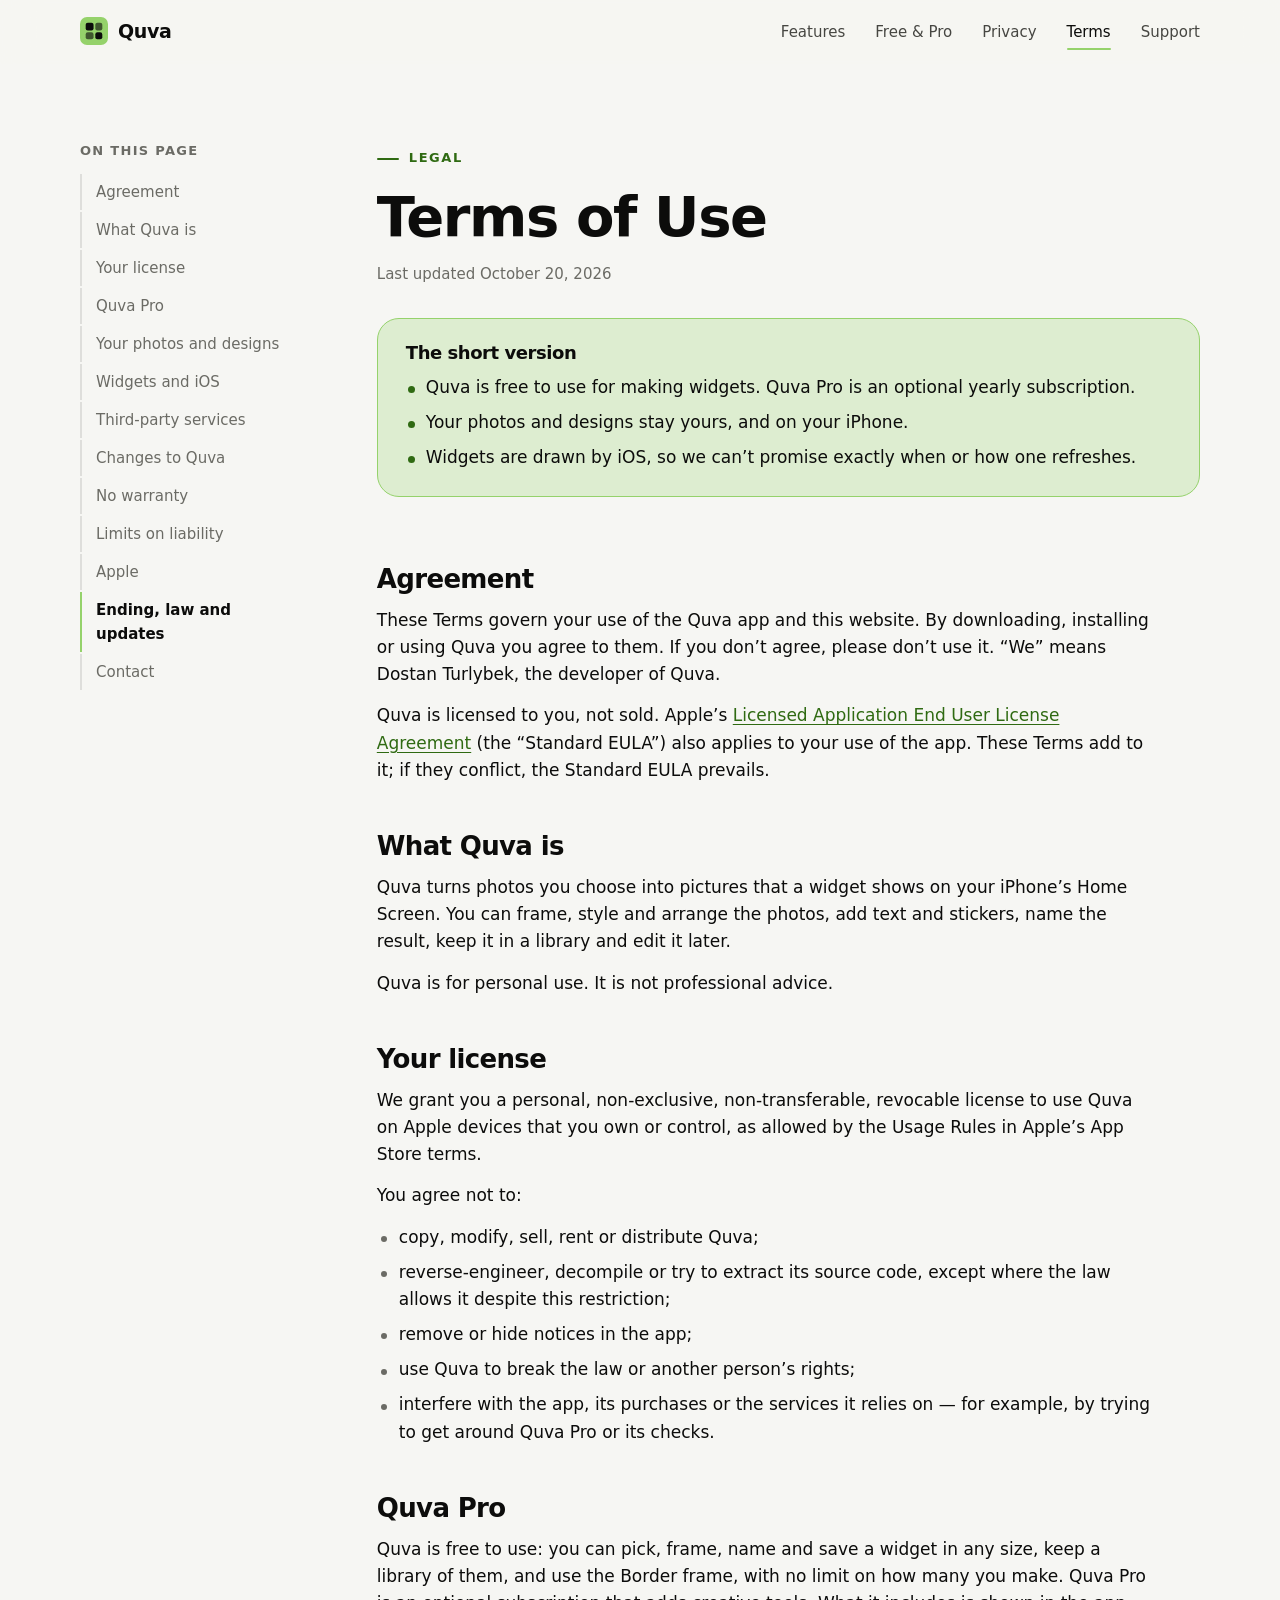
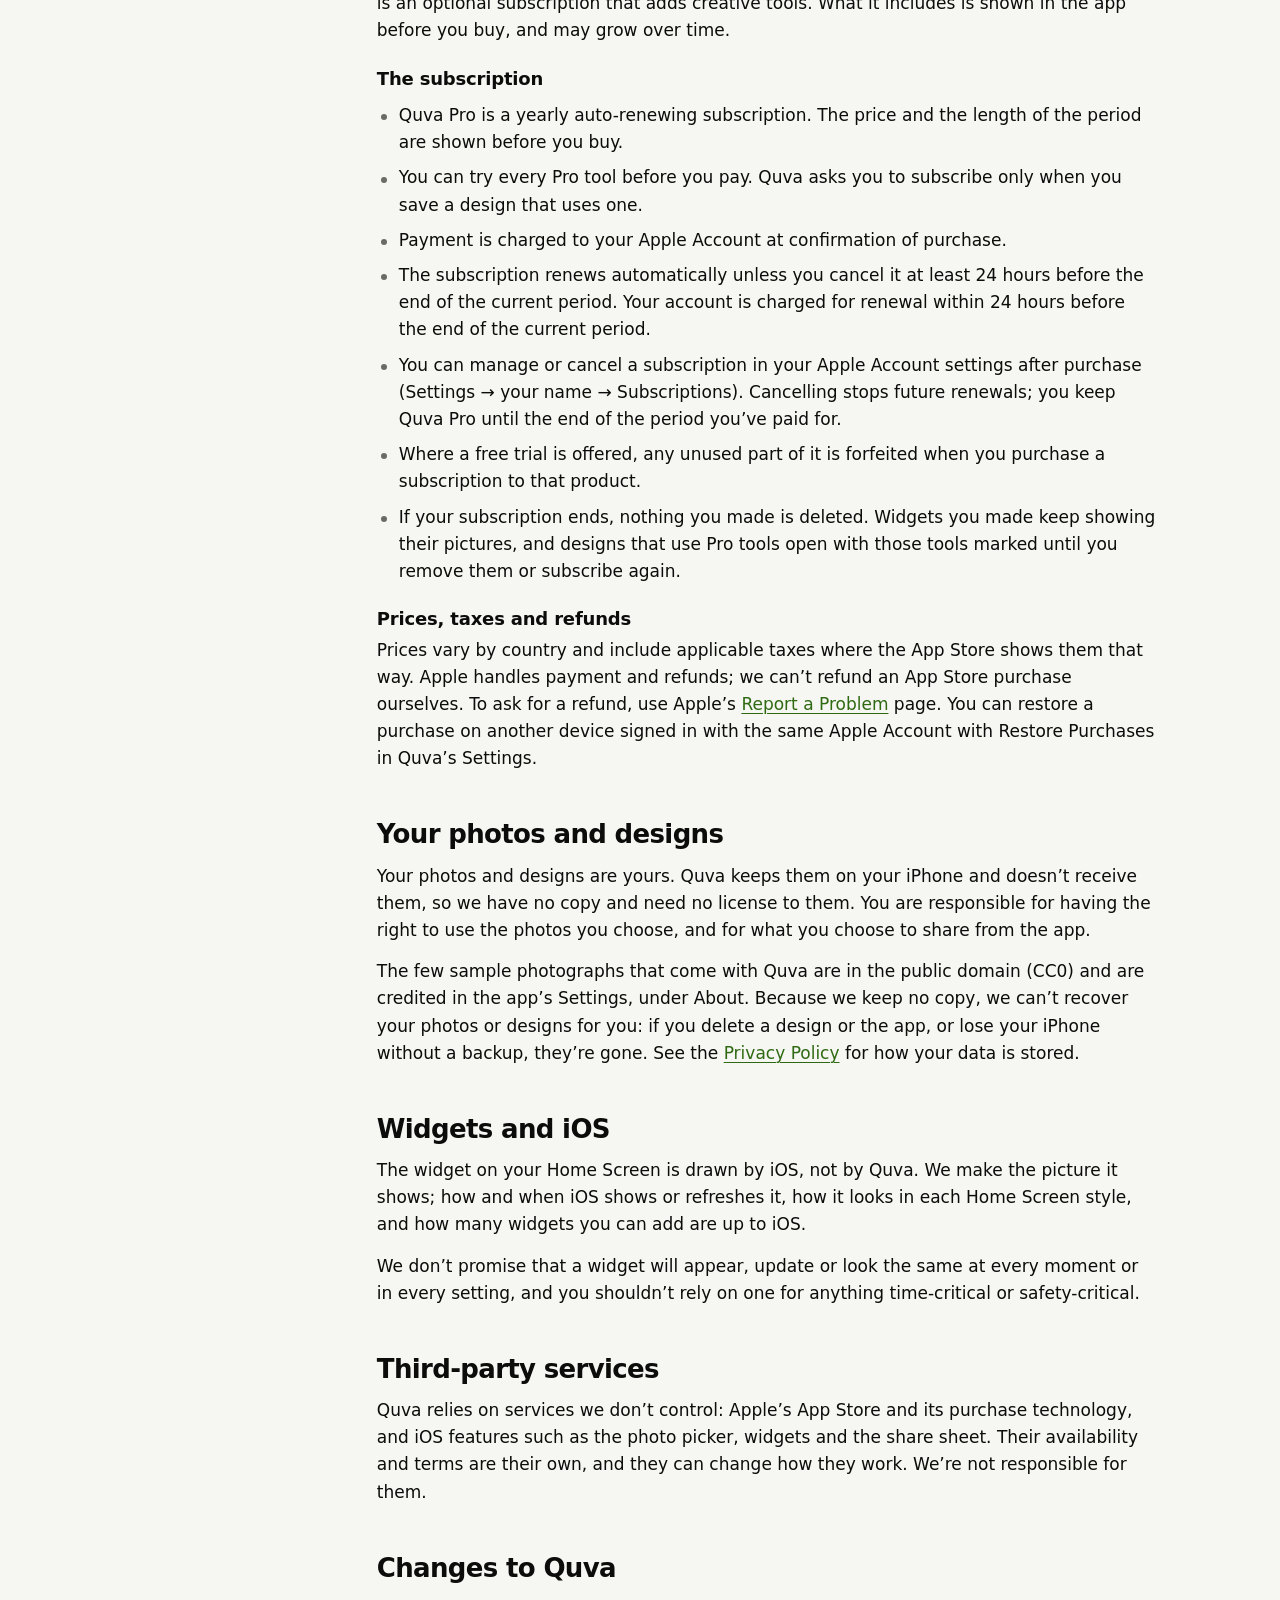
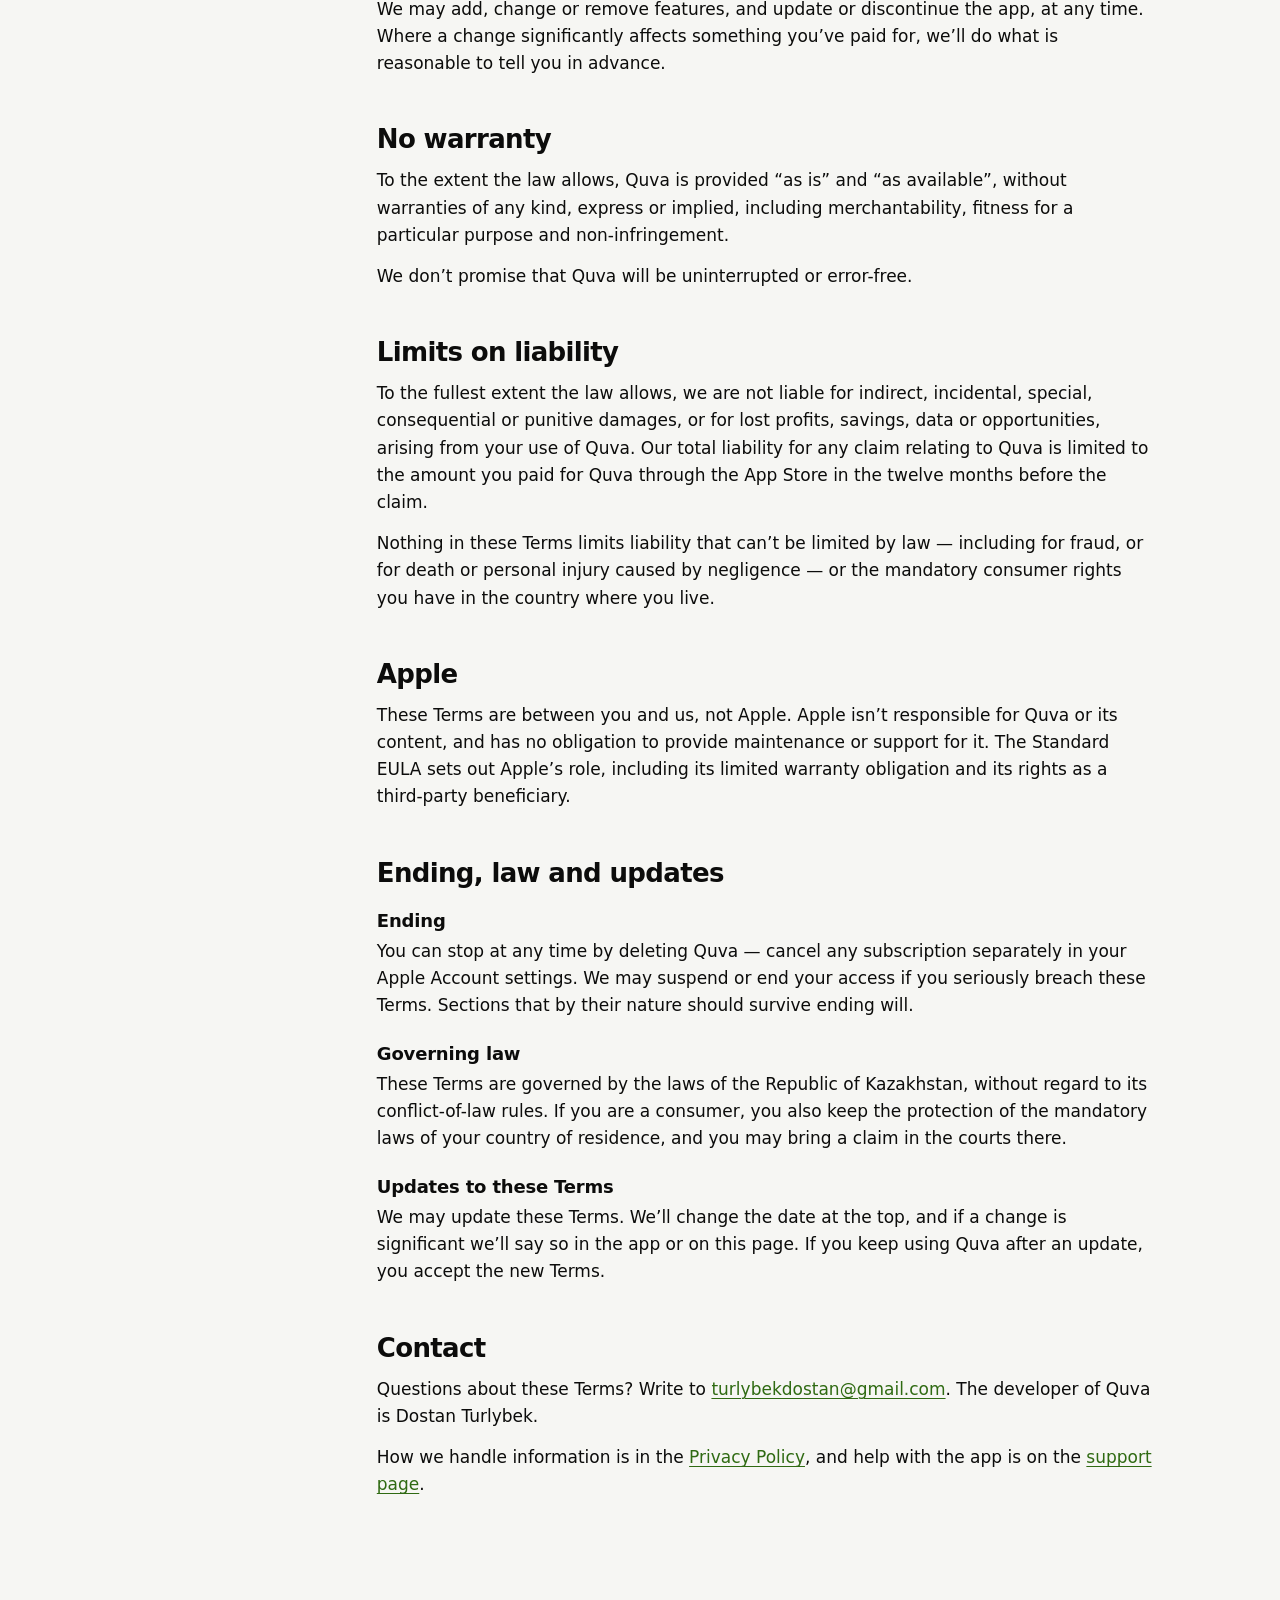
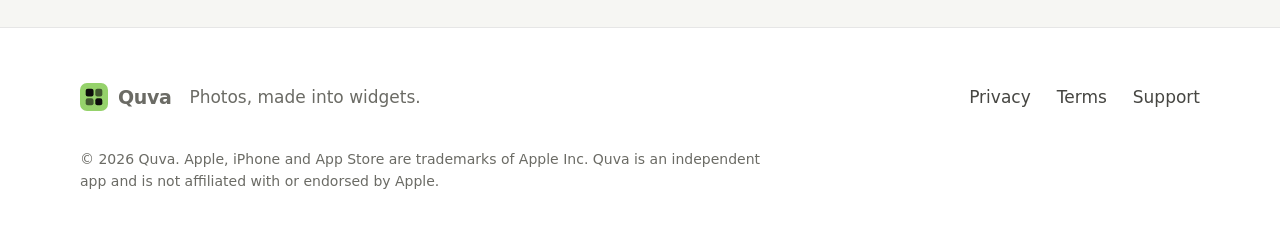
<file: terms.html>
<!doctype html>
<html lang="en">
<head>
<meta charset="utf-8">
<meta name="viewport" content="width=device-width, initial-scale=1, viewport-fit=cover">
<meta name="color-scheme" content="light dark">
<meta name="format-detection" content="telephone=no">
<title>Terms of Use — Quva</title>
<meta name="description" content="The terms for using Quva, including how the optional Quva Pro subscription works, what you own, and what we do and don’t promise.">
<meta name="theme-color" content="#f6f6f3" media="(prefers-color-scheme: light)">
<meta name="theme-color" content="#0a0a0a" media="(prefers-color-scheme: dark)">
<meta property="og:type" content="website">
<meta property="og:title" content="Terms of Use — Quva">
<meta property="og:description" content="The terms for using Quva, including how the optional Quva Pro subscription works.">
<meta name="twitter:card" content="summary">
<link rel="icon" href="assets/img/favicon.svg" type="image/svg+xml">
<link rel="apple-touch-icon" href="assets/img/apple-touch-icon.png">
<link rel="stylesheet" href="assets/css/styles.css">
<script>document.documentElement.classList.add('js');</script>
<script src="assets/js/main.js" defer></script>
</head>
<body>
<a class="skip" href="#main">Skip to content</a>

<header class="site-header" data-header>
<div class="container nav">
<a class="brand" href="./" aria-label="Quva — home">
<svg class="brand__mark" viewBox="0 0 32 32" aria-hidden="true">
<rect width="32" height="32" rx="8" fill="#95d26b"/>
<rect x="6.5" y="6.5" width="9" height="9" rx="2.4" fill="#0c0c0b"/>
<rect x="17.5" y="6.5" width="8" height="9" rx="2.4" fill="#0c0c0b" opacity=".62"/>
<rect x="6.5" y="17.5" width="9" height="8" rx="2.4" fill="#0c0c0b" opacity=".62"/>
<rect x="17.5" y="17.5" width="8" height="8" rx="2.4" fill="#0c0c0b"/>
</svg>
<span>Quva</span>
</a>
<nav class="nav__links" aria-label="Primary">
<a class="hide-xs" href="index.html#make">Features</a>
<a class="hide-xs" href="index.html#plans">Free &amp; Pro</a>
<a href="privacy.html">Privacy</a>
<a href="terms.html" aria-current="page">Terms</a>
<a href="support.html">Support</a>
</nav>
</div>
</header>

<main id="main" class="legal">
<div class="container legal__grid">

<nav class="legal__toc" aria-label="On this page" data-toc>
<p>On this page</p>
<ol>
<li><a href="#agreement">Agreement</a></li>
<li><a href="#what">What Quva is</a></li>
<li><a href="#license">Your license</a></li>
<li><a href="#pro">Quva Pro</a></li>
<li><a href="#content">Your photos and designs</a></li>
<li><a href="#widgets">Widgets and iOS</a></li>
<li><a href="#third-party">Third-party services</a></li>
<li><a href="#changes">Changes to Quva</a></li>
<li><a href="#warranty">No warranty</a></li>
<li><a href="#liability">Limits on liability</a></li>
<li><a href="#apple">Apple</a></li>
<li><a href="#general">Ending, law and updates</a></li>
<li><a href="#contact">Contact</a></li>
</ol>
</nav>

<article>
<header class="legal__head">
<p class="eyebrow">Legal</p>
<h1>Terms of Use</h1>
<p class="legal__meta">Last updated October 20, 2026</p>

<div class="callout">
<h2>The short version</h2>
<ul>
<li>Quva is free to use for making widgets. Quva Pro is an optional yearly subscription.</li>
<li>Your photos and designs stay yours, and on your iPhone.</li>
<li>Widgets are drawn by iOS, so we can’t promise exactly when or how one refreshes.</li>
</ul>
</div>
</header>

<div class="prose">

<section id="agreement">
<h2>Agreement</h2>
<p>These Terms govern your use of the Quva app and this website. By downloading, installing or using Quva you agree to them. If you don’t agree, please don’t use it. “We” means Dostan Turlybek, the developer of Quva.</p>
<p>Quva is licensed to you, not sold. Apple’s <a href="https://www.apple.com/legal/internet-services/itunes/dev/stdeula/">Licensed Application End User License Agreement</a> (the “Standard EULA”) also applies to your use of the app. These Terms add to it; if they conflict, the Standard EULA prevails.</p>
</section>

<section id="what">
<h2>What Quva is</h2>
<p>Quva turns photos you choose into pictures that a widget shows on your iPhone’s Home Screen. You can frame, style and arrange the photos, add text and stickers, name the result, keep it in a library and edit it later.</p>
<p>Quva is for personal use. It is not professional advice.</p>
</section>

<section id="license">
<h2>Your license</h2>
<p>We grant you a personal, non-exclusive, non-transferable, revocable license to use Quva on Apple devices that you own or control, as allowed by the Usage Rules in Apple’s App Store terms.</p>
<p>You agree not to:</p>
<ul>
<li>copy, modify, sell, rent or distribute Quva;</li>
<li>reverse-engineer, decompile or try to extract its source code, except where the law allows it despite this restriction;</li>
<li>remove or hide notices in the app;</li>
<li>use Quva to break the law or another person’s rights;</li>
<li>interfere with the app, its purchases or the services it relies on — for example, by trying to get around Quva Pro or its checks.</li>
</ul>
</section>

<section id="pro">
<h2>Quva Pro</h2>
<p>Quva is free to use: you can pick, frame, name and save a widget in any size, keep a library of them, and use the Border frame, with no limit on how many you make. Quva Pro is an optional subscription that adds creative tools. What it includes is shown in the app before you buy, and may grow over time.</p>
<h3>The subscription</h3>
<ul>
<li>Quva Pro is a yearly auto-renewing subscription. The price and the length of the period are shown before you buy.</li>
<li>You can try every Pro tool before you pay. Quva asks you to subscribe only when you save a design that uses one.</li>
<li>Payment is charged to your Apple Account at confirmation of purchase.</li>
<li>The subscription renews automatically unless you cancel it at least 24 hours before the end of the current period. Your account is charged for renewal within 24 hours before the end of the current period.</li>
<li>You can manage or cancel a subscription in your Apple Account settings after purchase (Settings → your name → Subscriptions). Cancelling stops future renewals; you keep Quva Pro until the end of the period you’ve paid for.</li>
<li>Where a free trial is offered, any unused part of it is forfeited when you purchase a subscription to that product.</li>
<li>If your subscription ends, nothing you made is deleted. Widgets you made keep showing their pictures, and designs that use Pro tools open with those tools marked until you remove them or subscribe again.</li>
</ul>
<h3>Prices, taxes and refunds</h3>
<p>Prices vary by country and include applicable taxes where the App Store shows them that way. Apple handles payment and refunds; we can’t refund an App Store purchase ourselves. To ask for a refund, use Apple’s <a href="https://reportaproblem.apple.com/">Report a Problem</a> page. You can restore a purchase on another device signed in with the same Apple Account with Restore Purchases in Quva’s Settings.</p>
</section>

<section id="content">
<h2>Your photos and designs</h2>
<p>Your photos and designs are yours. Quva keeps them on your iPhone and doesn’t receive them, so we have no copy and need no license to them. You are responsible for having the right to use the photos you choose, and for what you choose to share from the app.</p>
<p>The few sample photographs that come with Quva are in the public domain (CC0) and are credited in the app’s Settings, under About. Because we keep no copy, we can’t recover your photos or designs for you: if you delete a design or the app, or lose your iPhone without a backup, they’re gone. See the <a href="privacy.html">Privacy Policy</a> for how your data is stored.</p>
</section>

<section id="widgets">
<h2>Widgets and iOS</h2>
<p>The widget on your Home Screen is drawn by iOS, not by Quva. We make the picture it shows; how and when iOS shows or refreshes it, how it looks in each Home Screen style, and how many widgets you can add are up to iOS.</p>
<p>We don’t promise that a widget will appear, update or look the same at every moment or in every setting, and you shouldn’t rely on one for anything time-critical or safety-critical.</p>
</section>

<section id="third-party">
<h2>Third-party services</h2>
<p>Quva relies on services we don’t control: Apple’s App Store and its purchase technology, and iOS features such as the photo picker, widgets and the share sheet. Their availability and terms are their own, and they can change how they work. We’re not responsible for them.</p>
</section>

<section id="changes">
<h2>Changes to Quva</h2>
<p>We may add, change or remove features, and update or discontinue the app, at any time. Where a change significantly affects something you’ve paid for, we’ll do what is reasonable to tell you in advance.</p>
</section>

<section id="warranty">
<h2>No warranty</h2>
<p>To the extent the law allows, Quva is provided “as is” and “as available”, without warranties of any kind, express or implied, including merchantability, fitness for a particular purpose and non-infringement.</p>
<p>We don’t promise that Quva will be uninterrupted or error-free.</p>
</section>

<section id="liability">
<h2>Limits on liability</h2>
<p>To the fullest extent the law allows, we are not liable for indirect, incidental, special, consequential or punitive damages, or for lost profits, savings, data or opportunities, arising from your use of Quva. Our total liability for any claim relating to Quva is limited to the amount you paid for Quva through the App Store in the twelve months before the claim.</p>
<p>Nothing in these Terms limits liability that can’t be limited by law — including for fraud, or for death or personal injury caused by negligence — or the mandatory consumer rights you have in the country where you live.</p>
</section>

<section id="apple">
<h2>Apple</h2>
<p>These Terms are between you and us, not Apple. Apple isn’t responsible for Quva or its content, and has no obligation to provide maintenance or support for it. The Standard EULA sets out Apple’s role, including its limited warranty obligation and its rights as a third-party beneficiary.</p>
</section>

<section id="general">
<h2>Ending, law and updates</h2>
<h3>Ending</h3>
<p>You can stop at any time by deleting Quva — cancel any subscription separately in your Apple Account settings. We may suspend or end your access if you seriously breach these Terms. Sections that by their nature should survive ending will.</p>
<h3>Governing law</h3>
<p>These Terms are governed by the laws of the Republic of Kazakhstan, without regard to its conflict-of-law rules. If you are a consumer, you also keep the protection of the mandatory laws of your country of residence, and you may bring a claim in the courts there.</p>
<h3>Updates to these Terms</h3>
<p>We may update these Terms. We’ll change the date at the top, and if a change is significant we’ll say so in the app or on this page. If you keep using Quva after an update, you accept the new Terms.</p>
</section>

<section id="contact">
<h2>Contact</h2>
<p>Questions about these Terms? Write to <a href="mailto:turlybekdostan@gmail.com">turlybekdostan@gmail.com</a>. The developer of Quva is Dostan Turlybek.</p>
<p>How we handle information is in the <a href="privacy.html">Privacy Policy</a>, and help with the app is on the <a href="support.html">support page</a>.</p>
</section>

</div>
</article>
</div>
</main>

<footer class="site-footer">
<div class="container">
<div class="footer__grid">
<div class="footer__brand">
<a class="brand" href="./" aria-label="Quva — home">
<svg class="brand__mark" viewBox="0 0 32 32" aria-hidden="true">
<rect width="32" height="32" rx="8" fill="#95d26b"/>
<rect x="6.5" y="6.5" width="9" height="9" rx="2.4" fill="#0c0c0b"/>
<rect x="17.5" y="6.5" width="8" height="9" rx="2.4" fill="#0c0c0b" opacity=".62"/>
<rect x="6.5" y="17.5" width="9" height="8" rx="2.4" fill="#0c0c0b" opacity=".62"/>
<rect x="17.5" y="17.5" width="8" height="8" rx="2.4" fill="#0c0c0b"/>
</svg>
<span>Quva</span>
</a>
<span>Photos, made into widgets.</span>
</div>
<nav class="footer__links" aria-label="Footer">
<a href="privacy.html">Privacy</a>
<a href="terms.html">Terms</a>
<a href="support.html">Support</a>
</nav>
</div>
<p class="footer__legal">© 2026 Quva. Apple, iPhone and App Store are trademarks of Apple Inc. Quva is an independent app and is not affiliated with or endorsed by Apple.</p>
</div>
</footer>
</body>
</html>
</file>
<file: assets/css/styles.css>
/* Quva — site styles. One file, no build step. Order: tokens, base, layout, components, sections, legal pages, print. */

/* ───────────────────────────── Tokens ───────────────────────────── */

:root {
  color-scheme: light dark;

  --font-sans: -apple-system, BlinkMacSystemFont, "SF Pro Text", system-ui, "Segoe UI", Roboto, "Helvetica Neue", Arial, sans-serif;
  --font-display: -apple-system, BlinkMacSystemFont, "SF Pro Display", system-ui, "Segoe UI", Roboto, "Helvetica Neue", Arial, sans-serif;
  --font-serif: "New York", ui-serif, "Iowan Old Style", "Palatino Linotype", Palatino, Georgia, serif;
  --font-rounded: ui-rounded, "SF Pro Rounded", -apple-system, BlinkMacSystemFont, system-ui, sans-serif;

  --bg: #f6f6f3;
  --bg-glass: rgba(246, 246, 243, 0.78);
  --surface: #ffffff;
  --surface-2: #eeeeea;
  --ink: #0c0c0b;
  --ink-2: #464642;
  --ink-3: #6b6b65;
  --line: rgba(12, 12, 11, 0.1);
  --line-strong: rgba(12, 12, 11, 0.2);
  --accent: #95d26b;
  --accent-ink: #2f6a12;
  --accent-soft: rgba(149, 210, 107, 0.26);
  --on-accent: #0c0c0b;
  --focus-ring: #2f6a12;
  --shadow-device: 0 60px 110px -50px rgba(12, 12, 11, 0.5), 0 24px 48px -28px rgba(12, 12, 11, 0.35);
  --shadow-card: 0 1px 0 rgba(255, 255, 255, 0.7) inset, 0 30px 60px -40px rgba(12, 12, 11, 0.25);

  --phone-frame: #0c0c0b;
  --phone-edge: rgba(255, 255, 255, 0.18);

  --nav-h: 64px;
  --gutter: clamp(20px, 5vw, 48px);
  --max: 1120px;
  --section-y: clamp(72px, 10vw, 132px);
  --radius: 22px;
  --radius-sm: 14px;
  --ease: cubic-bezier(0.2, 0.7, 0.2, 1);
}

@media (prefers-color-scheme: dark) {
  :root {
    --bg: #0a0a0a;
    --bg-glass: rgba(10, 10, 10, 0.74);
    --surface: #131312;
    --surface-2: #1b1b19;
    --ink: #f5f5f2;
    --ink-2: #b9b9b2;
    --ink-3: #8a8a83;
    --line: rgba(255, 255, 255, 0.09);
    --line-strong: rgba(255, 255, 255, 0.18);
    --accent-ink: #95d26b;
    --accent-soft: rgba(149, 210, 107, 0.15);
    --focus-ring: #95d26b;
    --shadow-device: 0 70px 120px -50px rgba(0, 0, 0, 0.95), 0 0 0 1px rgba(255, 255, 255, 0.04);
    --shadow-card: 0 1px 0 rgba(255, 255, 255, 0.04) inset;

    --phone-frame: #1b1b19;
    --phone-edge: rgba(255, 255, 255, 0.24);
  }
}

/* ───────────────────────────── Base ───────────────────────────── */

*,
*::before,
*::after {
  box-sizing: border-box;
}

html {
  -webkit-text-size-adjust: 100%;
  text-size-adjust: 100%;
  scroll-behavior: smooth;
  scroll-padding-top: calc(var(--nav-h) + 16px);
}

body {
  margin: 0;
  min-height: 100vh;
  background: var(--bg);
  color: var(--ink);
  font-family: var(--font-sans);
  font-size: 1.0625rem;
  line-height: 1.6;
  -webkit-font-smoothing: antialiased;
  -moz-osx-font-smoothing: grayscale;
  text-rendering: optimizeLegibility;
}

h1, h2, h3, p, ul, ol, dl, dd, figure, blockquote { margin: 0; }
ul, ol { padding: 0; list-style: none; }
a { color: inherit; text-decoration: none; }
svg { display: block; }

::selection { background: var(--accent); color: var(--on-accent); }

:focus-visible {
  outline: 2px solid var(--focus-ring);
  outline-offset: 3px;
  border-radius: 6px;
}

.skip {
  position: absolute;
  left: 16px;
  top: -80px;
  z-index: 100;
  padding: 10px 16px;
  border-radius: 999px;
  background: var(--ink);
  color: var(--bg);
  font-size: 0.9375rem;
  font-weight: 600;
  transition: top 0.2s var(--ease);
}
.skip:focus { top: 12px; }

.container {
  width: 100%;
  max-width: calc(var(--max) + var(--gutter) * 2);
  margin: 0 auto;
  padding: 0 var(--gutter);
}

h1, h2, h3 {
  font-family: var(--font-display);
  font-weight: 700;
  letter-spacing: -0.025em;
  line-height: 1.08;
  text-wrap: balance;
}

.serif {
  font-family: var(--font-serif);
  font-style: italic;
  font-weight: 500;
  letter-spacing: -0.015em;
}

.eyebrow {
  display: inline-flex;
  align-items: center;
  gap: 10px;
  margin-bottom: 18px;
  font-size: 0.8125rem;
  font-weight: 650;
  letter-spacing: 0.12em;
  text-transform: uppercase;
  color: var(--accent-ink);
}
.eyebrow::before {
  content: "";
  width: 22px;
  height: 2px;
  border-radius: 2px;
  background: currentColor;
}

.lede {
  font-size: clamp(1.1875rem, 1.6vw, 1.375rem);
  line-height: 1.55;
  color: var(--ink-2);
  text-wrap: pretty;
}

.muted { color: var(--ink-3); }

/* ───────────────────────────── Header ───────────────────────────── */

.site-header {
  position: sticky;
  top: 0;
  z-index: 50;
  height: var(--nav-h);
  background: var(--bg-glass);
  -webkit-backdrop-filter: saturate(180%) blur(18px);
  backdrop-filter: saturate(180%) blur(18px);
  border-bottom: 1px solid transparent;
  transition: border-color 0.25s var(--ease);
}
.site-header.is-scrolled { border-bottom-color: var(--line); }

.nav {
  height: 100%;
  display: flex;
  align-items: center;
  justify-content: space-between;
  gap: 20px;
}

.brand {
  display: inline-flex;
  align-items: center;
  gap: 10px;
  font-family: var(--font-rounded);
  font-size: 1.1875rem;
  font-weight: 700;
  letter-spacing: -0.02em;
}
.brand__mark { width: 28px; height: 28px; }

.nav__links { display: flex; align-items: center; gap: clamp(14px, 2.4vw, 30px); }
.nav__links a {
  position: relative;
  padding: 8px 0;
  font-size: 0.9375rem;
  font-weight: 500;
  color: var(--ink-2);
  transition: color 0.2s var(--ease);
}
.nav__links a:hover,
.nav__links a[aria-current="page"] { color: var(--ink); }
.nav__links a[aria-current="page"]::after {
  content: "";
  position: absolute;
  left: 0;
  right: 0;
  bottom: 2px;
  height: 2px;
  border-radius: 2px;
  background: var(--accent);
}

@media (max-width: 560px) {
  .hide-xs { display: none; }
}

/* ───────────────────────────── Components ───────────────────────────── */

.badge {
  display: inline-flex;
  align-items: center;
  gap: 10px;
  min-height: 48px;
  padding: 0 20px;
  border-radius: 999px;
  background: var(--ink);
  color: var(--bg);
  font-size: 0.9688rem;
  font-weight: 600;
}
.badge__dot {
  width: 8px;
  height: 8px;
  border-radius: 50%;
  background: var(--accent);
}

.link-arrow {
  display: inline-flex;
  align-items: center;
  gap: 8px;
  min-height: 48px;
  font-weight: 600;
  color: var(--ink);
}
.link-arrow span { transition: transform 0.25s var(--ease); }
.link-arrow:hover span { transform: translateY(2px); }
.link-arrow--right:hover span { transform: translateX(3px); }

.js [data-reveal] {
  opacity: 0;
  transform: translateY(18px);
  transition: opacity 0.7s var(--ease), transform 0.7s var(--ease);
}
.js [data-reveal].is-visible {
  opacity: 1;
  transform: none;
}

@media (prefers-reduced-motion: reduce) {
  html { scroll-behavior: auto; }
  .js [data-reveal] { opacity: 1; transform: none; transition: none; }
  .link-arrow span { transition: none; }
}

/* ───────────────────────────── Hero ───────────────────────────── */

.hero {
  position: relative;
  overflow: clip;
  padding: clamp(48px, 8vw, 104px) 0 clamp(56px, 8vw, 112px);
}
.hero::before {
  content: "";
  position: absolute;
  inset: -20% -10% auto auto;
  width: 60vw;
  max-width: 760px;
  aspect-ratio: 1;
  background: radial-gradient(closest-side, var(--accent-soft), transparent 70%);
  pointer-events: none;
}

.hero__grid {
  position: relative;
  display: grid;
  grid-template-columns: minmax(0, 1.05fr) minmax(0, 0.95fr);
  align-items: center;
  gap: clamp(32px, 6vw, 80px);
}

.hero h1 {
  font-size: clamp(2.75rem, 7vw, 5.25rem);
  letter-spacing: -0.04em;
  line-height: 1;
}
.hero h1 .w { display: inline-block; }
.hero .lede { max-width: 34ch; margin-top: 26px; }

.hero__cta {
  display: flex;
  flex-wrap: wrap;
  align-items: center;
  gap: 8px 28px;
  margin-top: 34px;
}
.hero__note { margin-top: 18px; font-size: 0.9375rem; color: var(--ink-3); }

.hero__visual { display: flex; justify-content: center; }

@media (max-width: 880px) {
  .hero__grid { grid-template-columns: minmax(0, 1fr); }
}

@media (prefers-reduced-motion: no-preference) {
  .js .hero h1 .w {
    opacity: 0;
    transform: translateY(0.4em);
    animation: rise 0.8s var(--ease) forwards;
    animation-delay: calc(var(--i, 0) * 90ms + 80ms);
  }
  @keyframes rise { to { opacity: 1; transform: none; } }
}

/* The Home Screen illustration: drawn in CSS, no image. */

.phone {
  position: relative;
  width: min(100%, 300px);
  aspect-ratio: 9 / 18.6;
  padding: 10px;
  border-radius: 46px;
  background: var(--phone-frame);
  box-shadow: var(--shadow-device), inset 0 0 0 1.5px var(--phone-edge);
}
.phone__screen {
  position: relative;
  height: 100%;
  overflow: hidden;
  border-radius: 37px;
  padding: 44px 14px 14px;
  background:
    radial-gradient(120% 70% at 20% 0%, #f7b98c 0%, transparent 60%),
    radial-gradient(110% 80% at 90% 30%, #7f8cf0 0%, transparent 62%),
    linear-gradient(170deg, #e9a3b8, #5a6fc9 60%, #2f3f86);
  color: #fff;
}
.phone__island {
  position: absolute;
  top: 12px;
  left: 50%;
  width: 84px;
  height: 24px;
  border-radius: 999px;
  background: #000;
  transform: translateX(-50%);
}
.phone__status {
  position: absolute;
  top: 14px;
  left: 22px;
  right: 22px;
  display: flex;
  justify-content: space-between;
  font-size: 0.75rem;
  font-weight: 650;
}

.hs-widget {
  aspect-ratio: 338 / 354;
  padding: 0;
  border-radius: 22px;
  overflow: hidden;
  display: grid;
  grid-template-columns: repeat(3, minmax(0, 1fr));
  grid-template-rows: repeat(2, minmax(0, 1fr));
  gap: 3px;
  background: rgba(255, 255, 255, 0.32);
  box-shadow: 0 18px 40px -18px rgba(0, 0, 0, 0.55);
}
.hs-widget i { display: block; }
.hs-widget i:nth-child(1) { background: linear-gradient(160deg, #ffd89b, #ef7a85 60%, #7d4a9a); }
.hs-widget i:nth-child(2) { background: linear-gradient(160deg, #a7f0d1, #3aa6a0 55%, #1e4f72); }
.hs-widget i:nth-child(3) { background: linear-gradient(160deg, #f6f1c8, #c5d86d 50%, #4f8f3b); }
.hs-widget i:nth-child(4) { background: linear-gradient(160deg, #9ec5ff, #5b7be0 55%, #2a2f78); }
.hs-widget i:nth-child(5) { background: linear-gradient(160deg, #ffe3c2, #f2a65a 55%, #a24b2d); }
.hs-widget i:nth-child(6) { background: linear-gradient(160deg, #d8c4ff, #8d6be0 55%, #3d2a82); }

.hs-icons {
  display: grid;
  grid-template-columns: repeat(4, 1fr);
  gap: 12px 10px;
  margin-top: 16px;
}
.hs-icons i {
  display: block;
  aspect-ratio: 1;
  border-radius: 22%;
  background: rgba(255, 255, 255, 0.28);
}
.hs-icons i:nth-child(3n + 1) { background: rgba(255, 255, 255, 0.4); }
.hs-icons i:nth-child(5n) { background: rgba(149, 210, 107, 0.85); }

.hs-dock {
  position: absolute;
  left: 12px;
  right: 12px;
  bottom: 12px;
  display: grid;
  grid-template-columns: repeat(4, 1fr);
  gap: 10px;
  padding: 10px;
  border-radius: 26px;
  background: rgba(255, 255, 255, 0.24);
}
.hs-dock i { display: block; aspect-ratio: 1; border-radius: 22%; background: rgba(255, 255, 255, 0.5); }

/* ───────────────────────────── Strip ───────────────────────────── */

.strip {
  border-block: 1px solid var(--line);
  background: var(--surface);
}
.strip__list {
  display: grid;
  grid-template-columns: repeat(4, minmax(0, 1fr));
}
.strip__item {
  padding: 28px 24px;
  font-size: 0.9375rem;
  color: var(--ink-3);
  border-left: 1px solid var(--line);
}
.strip__item:first-child { border-left: 0; padding-left: 0; }
.strip__item strong {
  display: block;
  margin-bottom: 2px;
  font-size: 1.0625rem;
  color: var(--ink);
}
@media (max-width: 820px) {
  .strip__list { grid-template-columns: repeat(2, minmax(0, 1fr)); }
  .strip__item:nth-child(3) { border-left: 0; padding-left: 0; }
  .strip__item:nth-child(n + 3) { border-top: 1px solid var(--line); }
}
@media (max-width: 420px) {
  .strip__list { grid-template-columns: minmax(0, 1fr); }
  .strip__item { border-left: 0; padding-left: 0; }
  .strip__item:nth-child(n + 2) { border-top: 1px solid var(--line); }
}

/* ───────────────────────────── Sections ───────────────────────────── */

.section { padding: var(--section-y) 0; }
.section--alt { background: var(--surface); border-block: 1px solid var(--line); }

.section__head { max-width: 680px; margin-bottom: clamp(36px, 5vw, 60px); }
.section__head h2 { font-size: clamp(2rem, 4.6vw, 3.25rem); }
.section__head p:not(.eyebrow) { margin-top: 20px; font-size: 1.1875rem; color: var(--ink-2); text-wrap: pretty; }

.features {
  display: grid;
  grid-template-columns: repeat(3, minmax(0, 1fr));
  gap: 18px;
}
.feature {
  display: flex;
  flex-direction: column;
  gap: 10px;
  padding: 28px;
  border-radius: var(--radius);
  background: var(--surface);
  border: 1px solid var(--line);
  box-shadow: var(--shadow-card);
}
.section--alt .feature { background: var(--bg); }
.feature__icon {
  display: grid;
  place-items: center;
  width: 44px;
  height: 44px;
  margin-bottom: 8px;
  border-radius: 13px;
  background: var(--accent-soft);
  color: var(--accent-ink);
}
.feature__icon svg { width: 24px; height: 24px; fill: none; stroke: currentColor; stroke-width: 1.8; stroke-linecap: round; stroke-linejoin: round; }
.feature h3 { font-size: 1.25rem; letter-spacing: -0.015em; }
.feature p { color: var(--ink-2); font-size: 1rem; }
.feature__tags { display: flex; flex-wrap: wrap; gap: 8px; margin-top: auto; padding-top: 6px; }
.feature__tag {
  padding: 3px 10px;
  border-radius: 999px;
  border: 1px solid var(--line-strong);
  font-size: 0.8125rem;
  font-weight: 600;
  color: var(--ink-2);
}
.feature__tag--pro { border-color: transparent; background: var(--accent); color: var(--on-accent); }

@media (max-width: 960px) { .features { grid-template-columns: repeat(2, minmax(0, 1fr)); } }
@media (max-width: 600px) { .features { grid-template-columns: minmax(0, 1fr); } }

.steps { display: grid; grid-template-columns: repeat(3, minmax(0, 1fr)); gap: 18px; counter-reset: step; }
.step { counter-increment: step; padding-top: 18px; border-top: 2px solid var(--line-strong); }
.step::before {
  content: counter(step);
  display: block;
  margin-bottom: 10px;
  font-family: var(--font-rounded);
  font-size: 2.25rem;
  font-weight: 700;
  color: var(--accent-ink);
}
.step h3 { font-size: 1.25rem; margin-bottom: 8px; }
.step p { color: var(--ink-2); }
@media (max-width: 760px) { .steps { grid-template-columns: minmax(0, 1fr); } }

.tiers { display: grid; grid-template-columns: repeat(2, minmax(0, 1fr)); gap: 18px; align-items: stretch; }
.tier {
  display: flex;
  flex-direction: column;
  gap: 16px;
  padding: clamp(26px, 3vw, 38px);
  border-radius: var(--radius);
  background: var(--surface);
  border: 1px solid var(--line);
}
.tier--pro { border-color: var(--accent); box-shadow: 0 0 0 1px var(--accent) inset, var(--shadow-card); }
.tier__name { font-size: 1.5rem; }
.tier__lead { color: var(--ink-2); }
.tier__list { display: grid; gap: 12px; }
.tier__list li { position: relative; padding-left: 28px; color: var(--ink); }
.tier__list li::before {
  content: "";
  position: absolute;
  left: 2px;
  top: 0.45em;
  width: 12px;
  height: 7px;
  border-left: 2.4px solid var(--accent-ink);
  border-bottom: 2.4px solid var(--accent-ink);
  transform: rotate(-45deg);
}
.tier__foot { margin-top: auto; padding-top: 6px; font-size: 0.9375rem; color: var(--ink-3); }
@media (max-width: 760px) { .tiers { grid-template-columns: minmax(0, 1fr); } }

.night { background: #0a0a0a; color: #f5f5f2; padding: var(--section-y) 0; }
.night .eyebrow { color: #95d26b; }
.night h2 { font-size: clamp(2rem, 4.6vw, 3.25rem); max-width: 18ch; }
.night__lede { max-width: 56ch; margin-top: 22px; font-size: 1.1875rem; color: #b9b9b2; text-wrap: pretty; }
.night__grid { display: grid; grid-template-columns: repeat(3, minmax(0, 1fr)); gap: 28px; margin-top: 48px; }
.night__grid h3 { font-size: 1.125rem; margin-bottom: 6px; }
.night__grid p { color: #b9b9b2; font-size: 1rem; }
.night__link { display: inline-flex; margin-top: 36px; min-height: 44px; align-items: center; gap: 8px; font-weight: 600; color: #95d26b; }
.night :focus-visible { outline-color: #95d26b; }
@media (max-width: 760px) { .night__grid { grid-template-columns: minmax(0, 1fr); } }

.closing { text-align: center; }
.closing h2 { font-size: clamp(2rem, 4.6vw, 3.25rem); }
.closing p { margin: 18px auto 0; max-width: 46ch; color: var(--ink-2); font-size: 1.1875rem; }
.closing .hero__cta { justify-content: center; }

/* ───────────────────────────── Support ───────────────────────────── */

.page-head { padding: clamp(48px, 7vw, 88px) 0 clamp(28px, 4vw, 48px); }
.page-head h1 { font-size: clamp(2.25rem, 5.4vw, 3.75rem); }
.page-head .lede { margin-top: 20px; max-width: 46ch; }

.support { display: grid; gap: clamp(48px, 6vw, 80px); padding-bottom: var(--section-y); }
.support h2 { font-size: clamp(1.5rem, 3vw, 2rem); margin-bottom: 18px; }
.support__steps { display: grid; gap: 14px; counter-reset: s; max-width: 62ch; }
.support__steps li { counter-increment: s; position: relative; padding-left: 44px; color: var(--ink-2); }
.support__steps li::before {
  content: counter(s);
  position: absolute;
  left: 0;
  top: 0;
  display: grid;
  place-items: center;
  width: 30px;
  height: 30px;
  border-radius: 50%;
  background: var(--accent-soft);
  color: var(--accent-ink);
  font-weight: 700;
  font-size: 0.9375rem;
}

.contact-card {
  display: flex;
  flex-wrap: wrap;
  align-items: center;
  justify-content: space-between;
  gap: 16px;
  padding: 26px 28px;
  border-radius: var(--radius);
  background: var(--surface);
  border: 1px solid var(--line);
}
.contact-card a { font-weight: 650; color: var(--accent-ink); }

.faq { display: grid; gap: 10px; max-width: 760px; }
.faq details {
  border-radius: var(--radius-sm);
  background: var(--surface);
  border: 1px solid var(--line);
}
.faq summary {
  cursor: pointer;
  list-style: none;
  padding: 18px 22px;
  min-height: 56px;
  font-weight: 600;
  display: flex;
  align-items: center;
  justify-content: space-between;
  gap: 16px;
}
.faq summary::-webkit-details-marker { display: none; }
.faq summary::after {
  content: "";
  flex: none;
  width: 9px;
  height: 9px;
  border-right: 2px solid var(--ink-3);
  border-bottom: 2px solid var(--ink-3);
  transform: rotate(45deg);
  transition: transform 0.2s var(--ease);
}
.faq details[open] summary::after { transform: rotate(-135deg); }
.faq details p { padding: 0 22px 20px; color: var(--ink-2); }

/* ───────────────────────────── Legal pages ───────────────────────────── */

.legal { padding: clamp(40px, 6vw, 80px) 0 var(--section-y); }
.legal__grid { display: grid; grid-template-columns: 220px minmax(0, 1fr); gap: clamp(32px, 6vw, 80px); align-items: start; }

.legal__toc { position: sticky; top: calc(var(--nav-h) + 24px); font-size: 0.9375rem; }
.legal__toc p { margin-bottom: 12px; font-size: 0.8125rem; font-weight: 650; letter-spacing: 0.1em; text-transform: uppercase; color: var(--ink-3); }
.legal__toc ol { display: grid; gap: 2px; counter-reset: toc; }
.legal__toc li { counter-increment: toc; }
.legal__toc a {
  display: block;
  padding: 6px 0 6px 14px;
  border-left: 2px solid var(--line);
  color: var(--ink-3);
  transition: color 0.2s var(--ease), border-color 0.2s var(--ease);
}
.legal__toc a:hover { color: var(--ink); }
.legal__toc a.is-active { color: var(--ink); border-left-color: var(--accent); font-weight: 600; }

.legal__head h1 { font-size: clamp(2.25rem, 5vw, 3.5rem); }
.legal__meta { margin-top: 14px; color: var(--ink-3); font-size: 0.9375rem; }

.callout {
  margin-top: 32px;
  padding: 24px 28px;
  border-radius: var(--radius);
  background: var(--accent-soft);
  border: 1px solid var(--accent);
}
.callout h2 { font-size: 1.125rem; margin-bottom: 12px; }
.callout ul { display: grid; gap: 8px; }
.callout li { position: relative; padding-left: 20px; }
.callout li::before { content: ""; position: absolute; left: 2px; top: 0.7em; width: 7px; height: 7px; border-radius: 50%; background: var(--accent-ink); }

.prose { margin-top: clamp(32px, 5vw, 56px); max-width: 72ch; }
.prose section { padding-top: 12px; margin-top: 36px; }
.prose section:first-child { margin-top: 0; }
.prose h2 { font-size: 1.625rem; margin-bottom: 14px; }
.prose h3 { font-size: 1.125rem; margin: 24px 0 8px; letter-spacing: -0.01em; }
.prose p + p, .prose p + ul, .prose ul + p, .prose p + .table-wrap, .prose .table-wrap + p { margin-top: 14px; }
.prose ul { display: grid; gap: 8px; margin-top: 14px; padding-left: 0; }
.prose ul li { position: relative; padding-left: 22px; }
.prose ul li::before { content: ""; position: absolute; left: 4px; top: 0.72em; width: 6px; height: 6px; border-radius: 50%; background: var(--ink-3); }
.prose a { color: var(--accent-ink); text-decoration: underline; text-decoration-thickness: 1px; text-underline-offset: 3px; }
.prose a:hover { text-decoration-thickness: 2px; }

.table-wrap { overflow-x: auto; border: 1px solid var(--line); border-radius: var(--radius-sm); background: var(--surface); }
.table-wrap table { width: 100%; border-collapse: collapse; font-size: 0.9688rem; }
.table-wrap th, .table-wrap td { padding: 14px 18px; text-align: left; vertical-align: top; border-bottom: 1px solid var(--line); }
.table-wrap th { font-size: 0.8125rem; letter-spacing: 0.08em; text-transform: uppercase; color: var(--ink-3); }
.table-wrap tr:last-child td { border-bottom: 0; }
.table-wrap td:first-child { font-weight: 600; white-space: nowrap; }

@media (max-width: 880px) {
  .legal__grid { grid-template-columns: minmax(0, 1fr); }
  .legal__toc { display: none; }
}

/* ───────────────────────────── Footer ───────────────────────────── */

.site-footer { padding: 48px 0 56px; border-top: 1px solid var(--line); background: var(--surface); }
.footer__grid { display: flex; flex-wrap: wrap; align-items: center; justify-content: space-between; gap: 18px 32px; }
.footer__brand { display: flex; flex-wrap: wrap; align-items: center; gap: 10px 18px; color: var(--ink-3); }
.footer__links { display: flex; flex-wrap: wrap; gap: 8px 26px; }
.footer__links a { min-height: 44px; display: inline-flex; align-items: center; color: var(--ink-2); font-weight: 500; }
.footer__links a:hover { color: var(--ink); }
.footer__legal { margin-top: 28px; max-width: 78ch; font-size: 0.875rem; color: var(--ink-3); }

/* ───────────────────────────── Print ───────────────────────────── */

@media print {
  .site-header, .legal__toc, .hero__visual, .skip, .site-footer .footer__links { display: none !important; }
  body { background: #fff; color: #000; font-size: 11pt; }
  .legal__grid { display: block; }
  .prose { max-width: none; }
  a { color: inherit; text-decoration: underline; }
}
</file>
